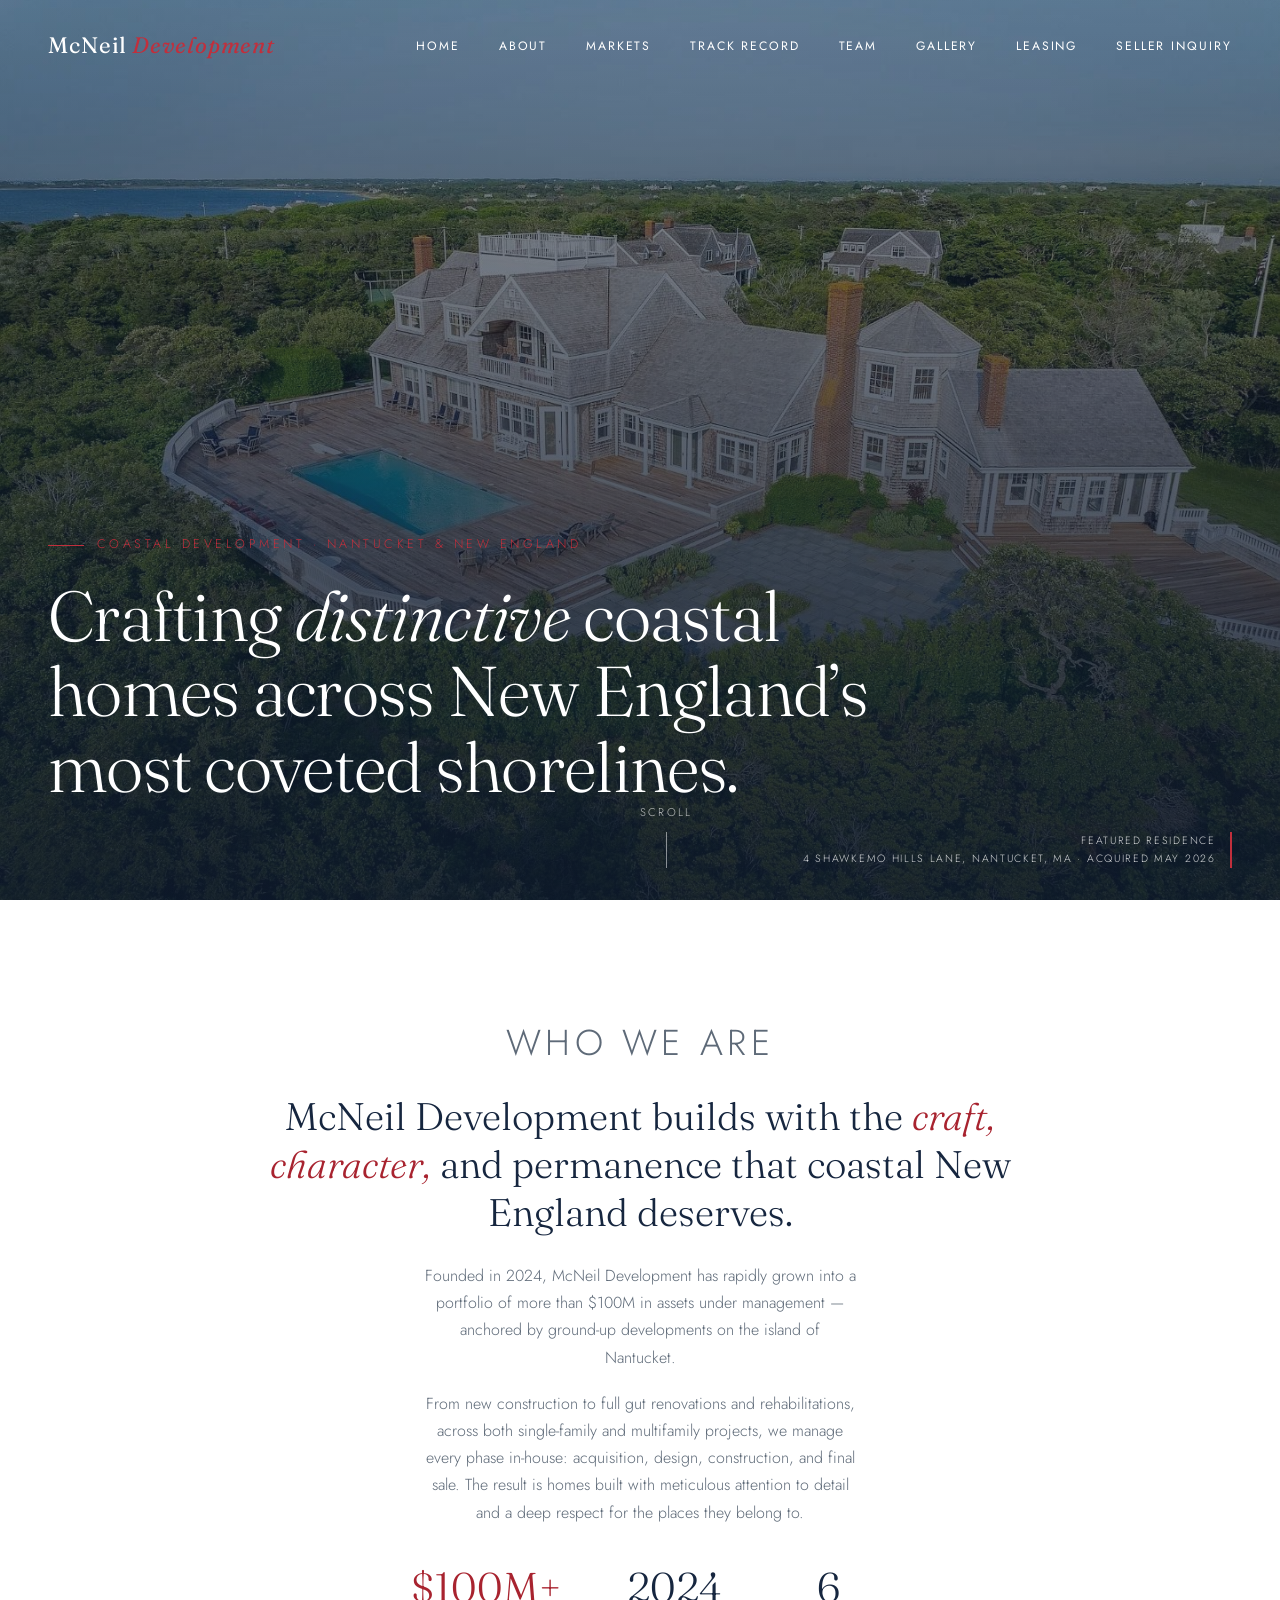
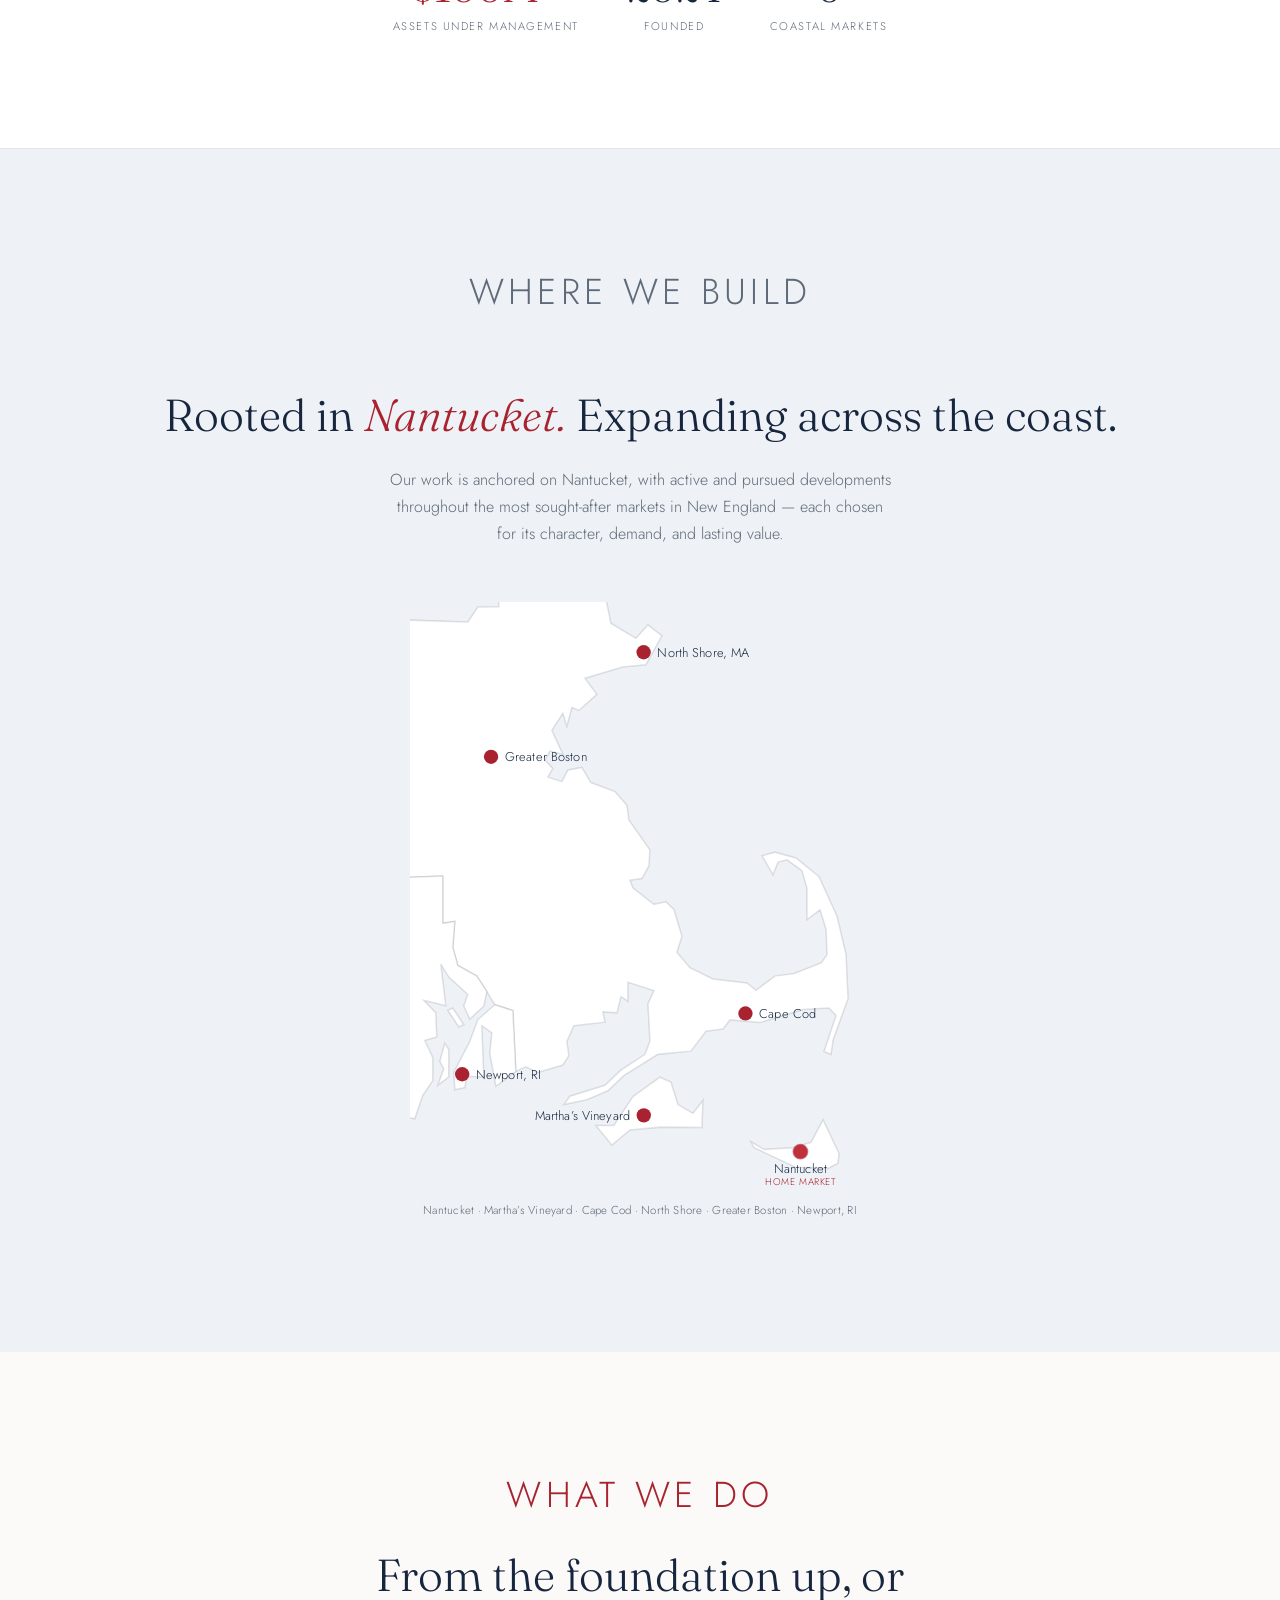
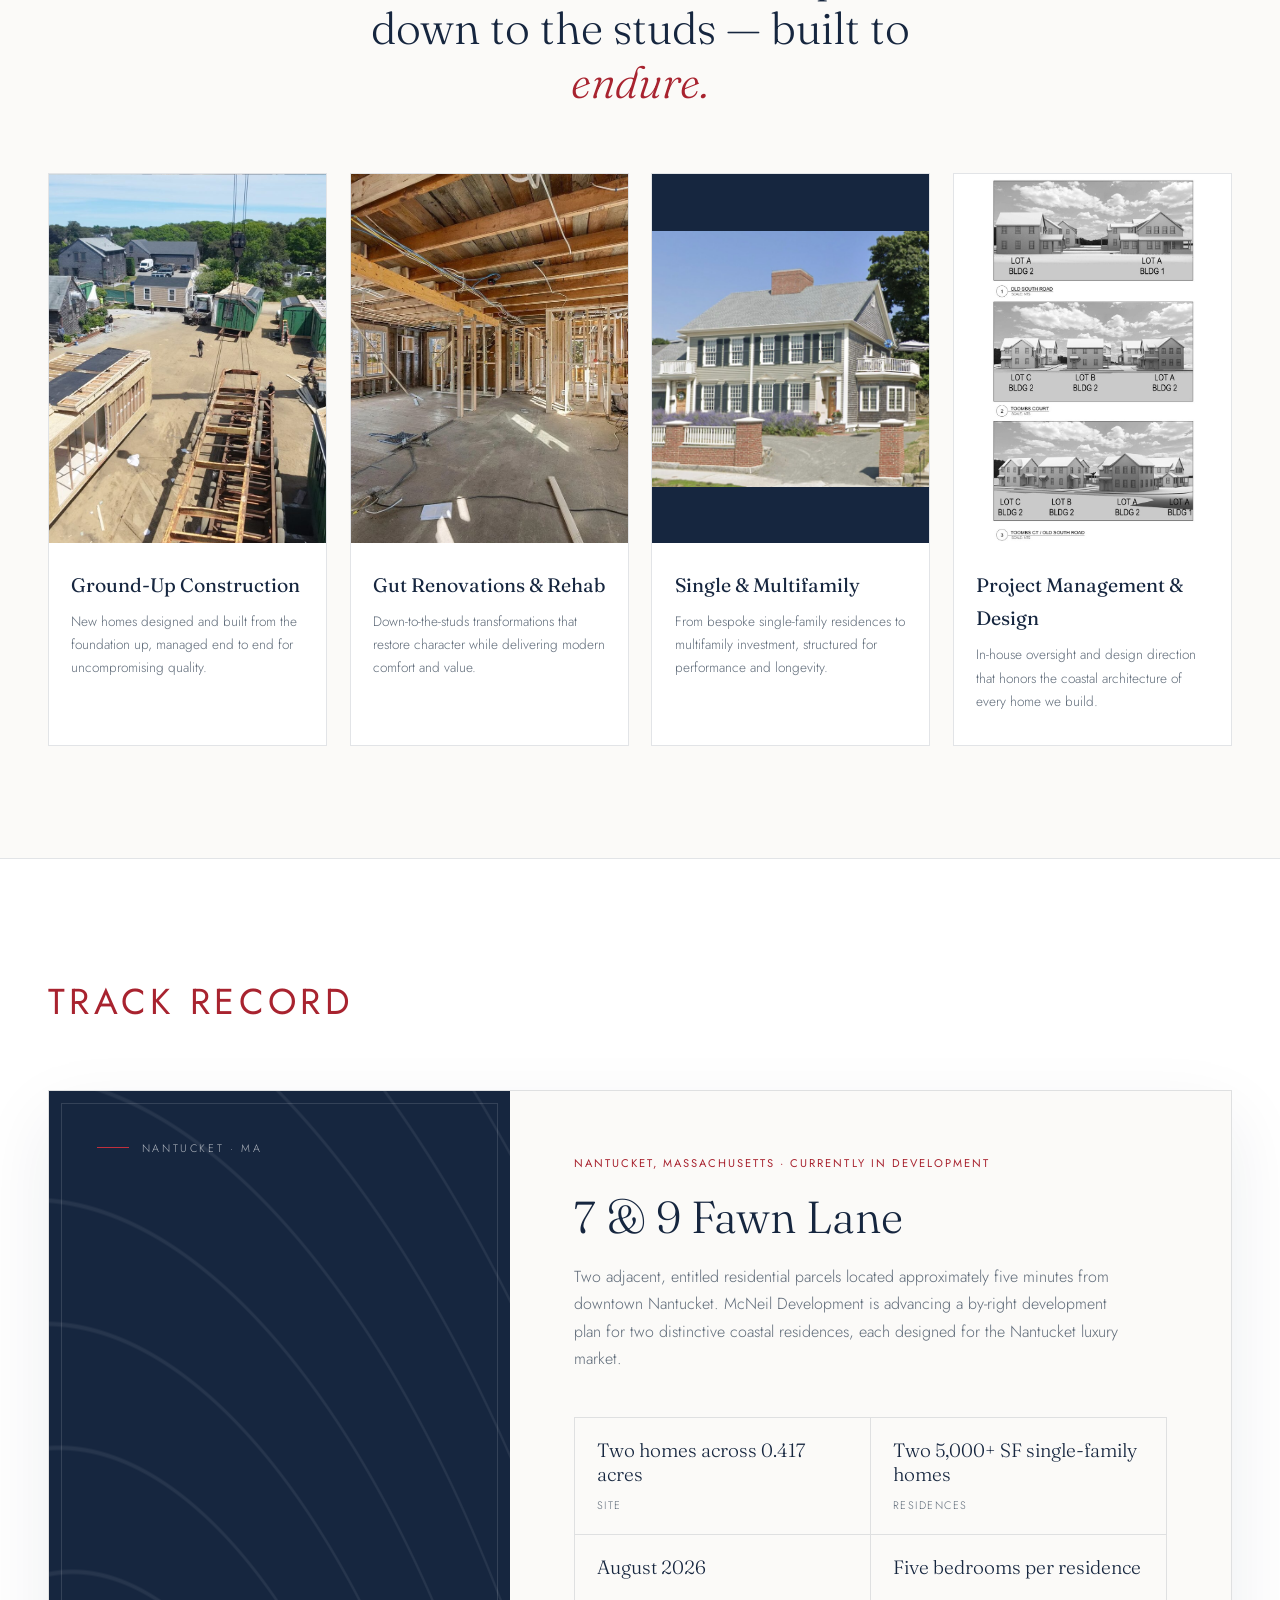
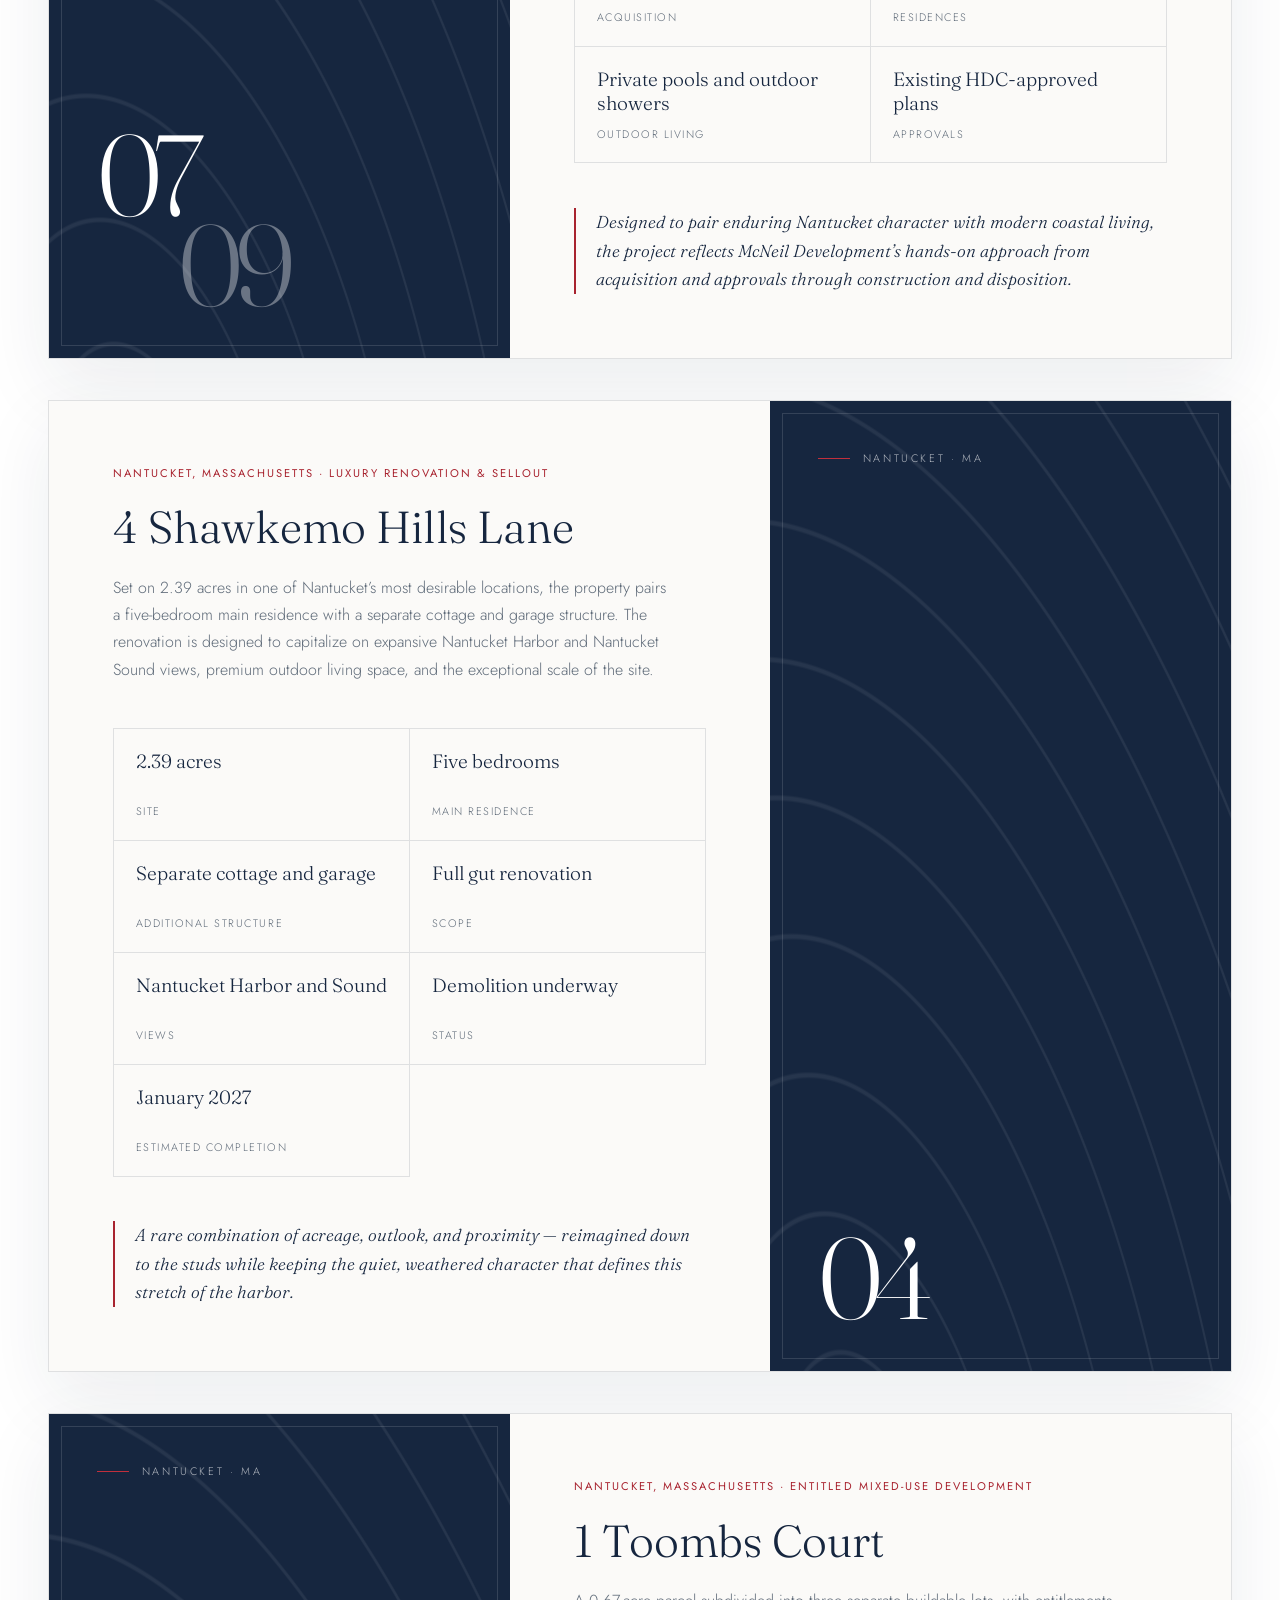
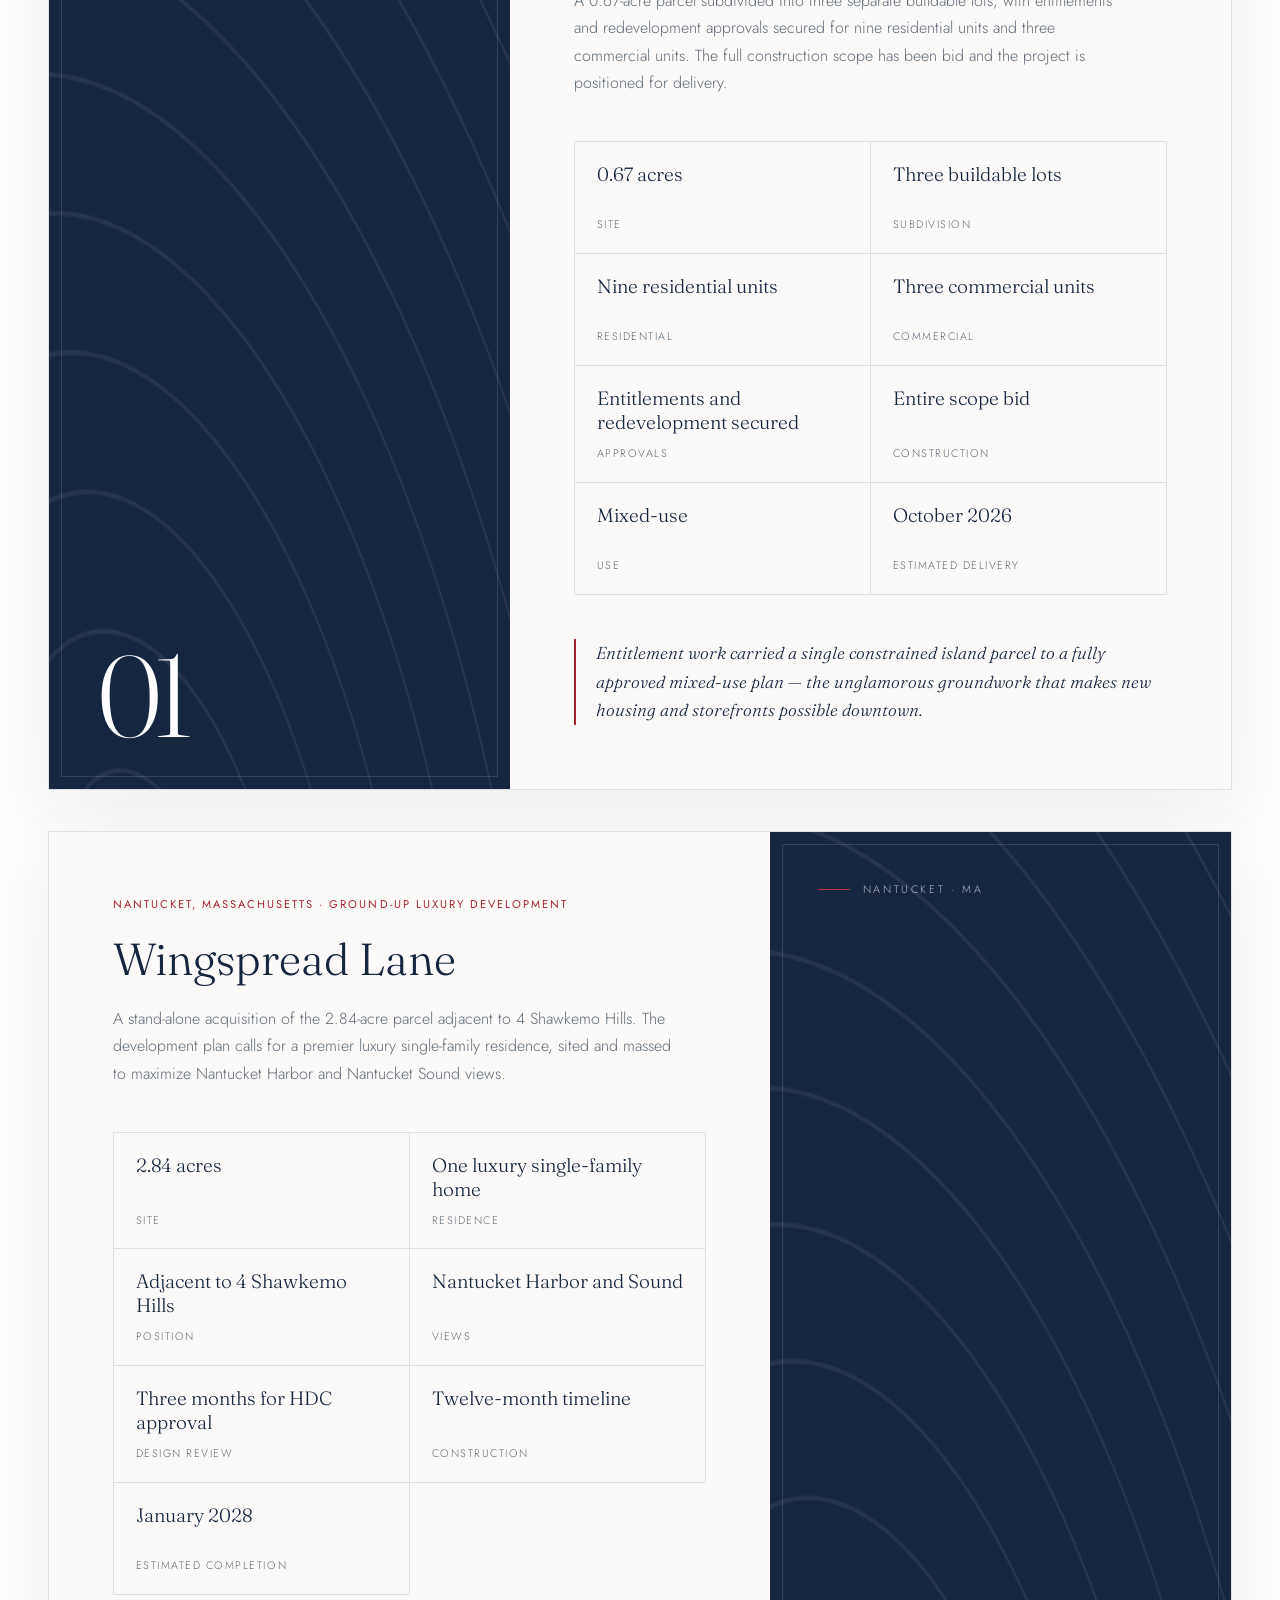
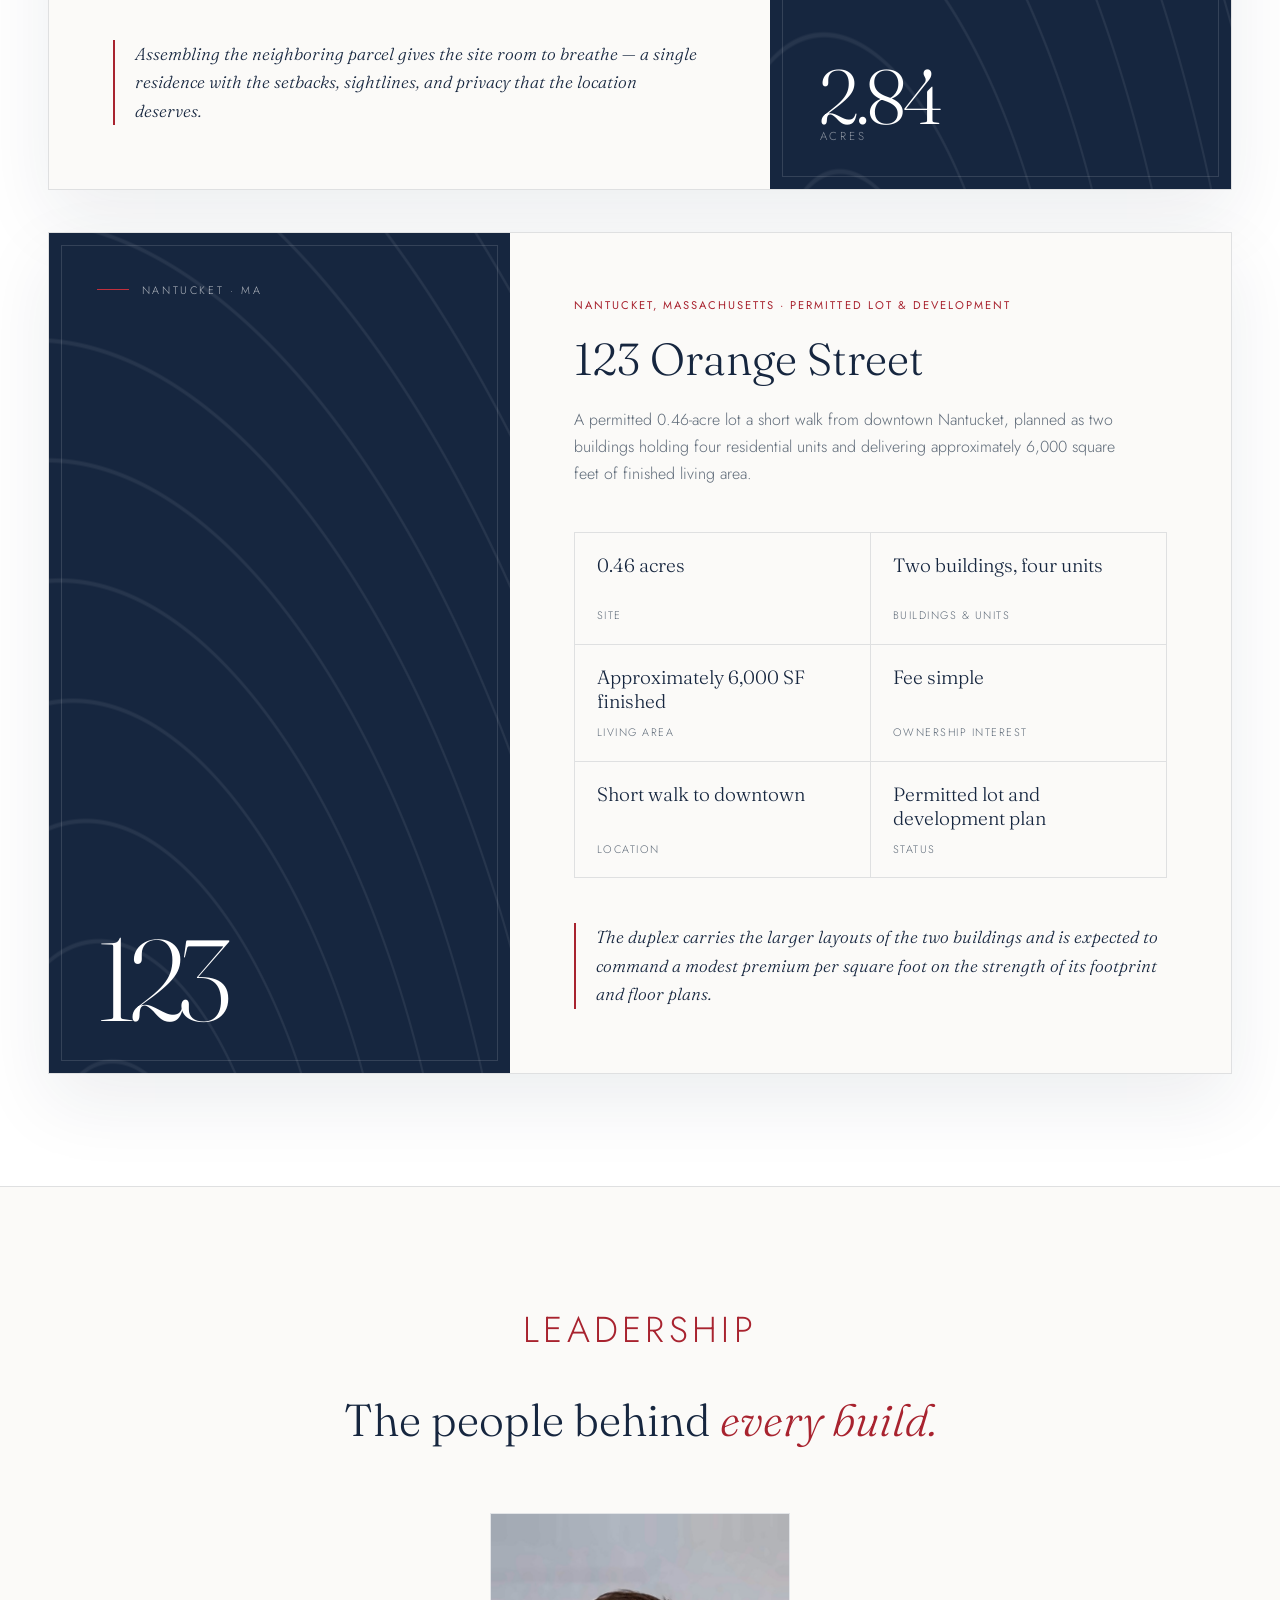
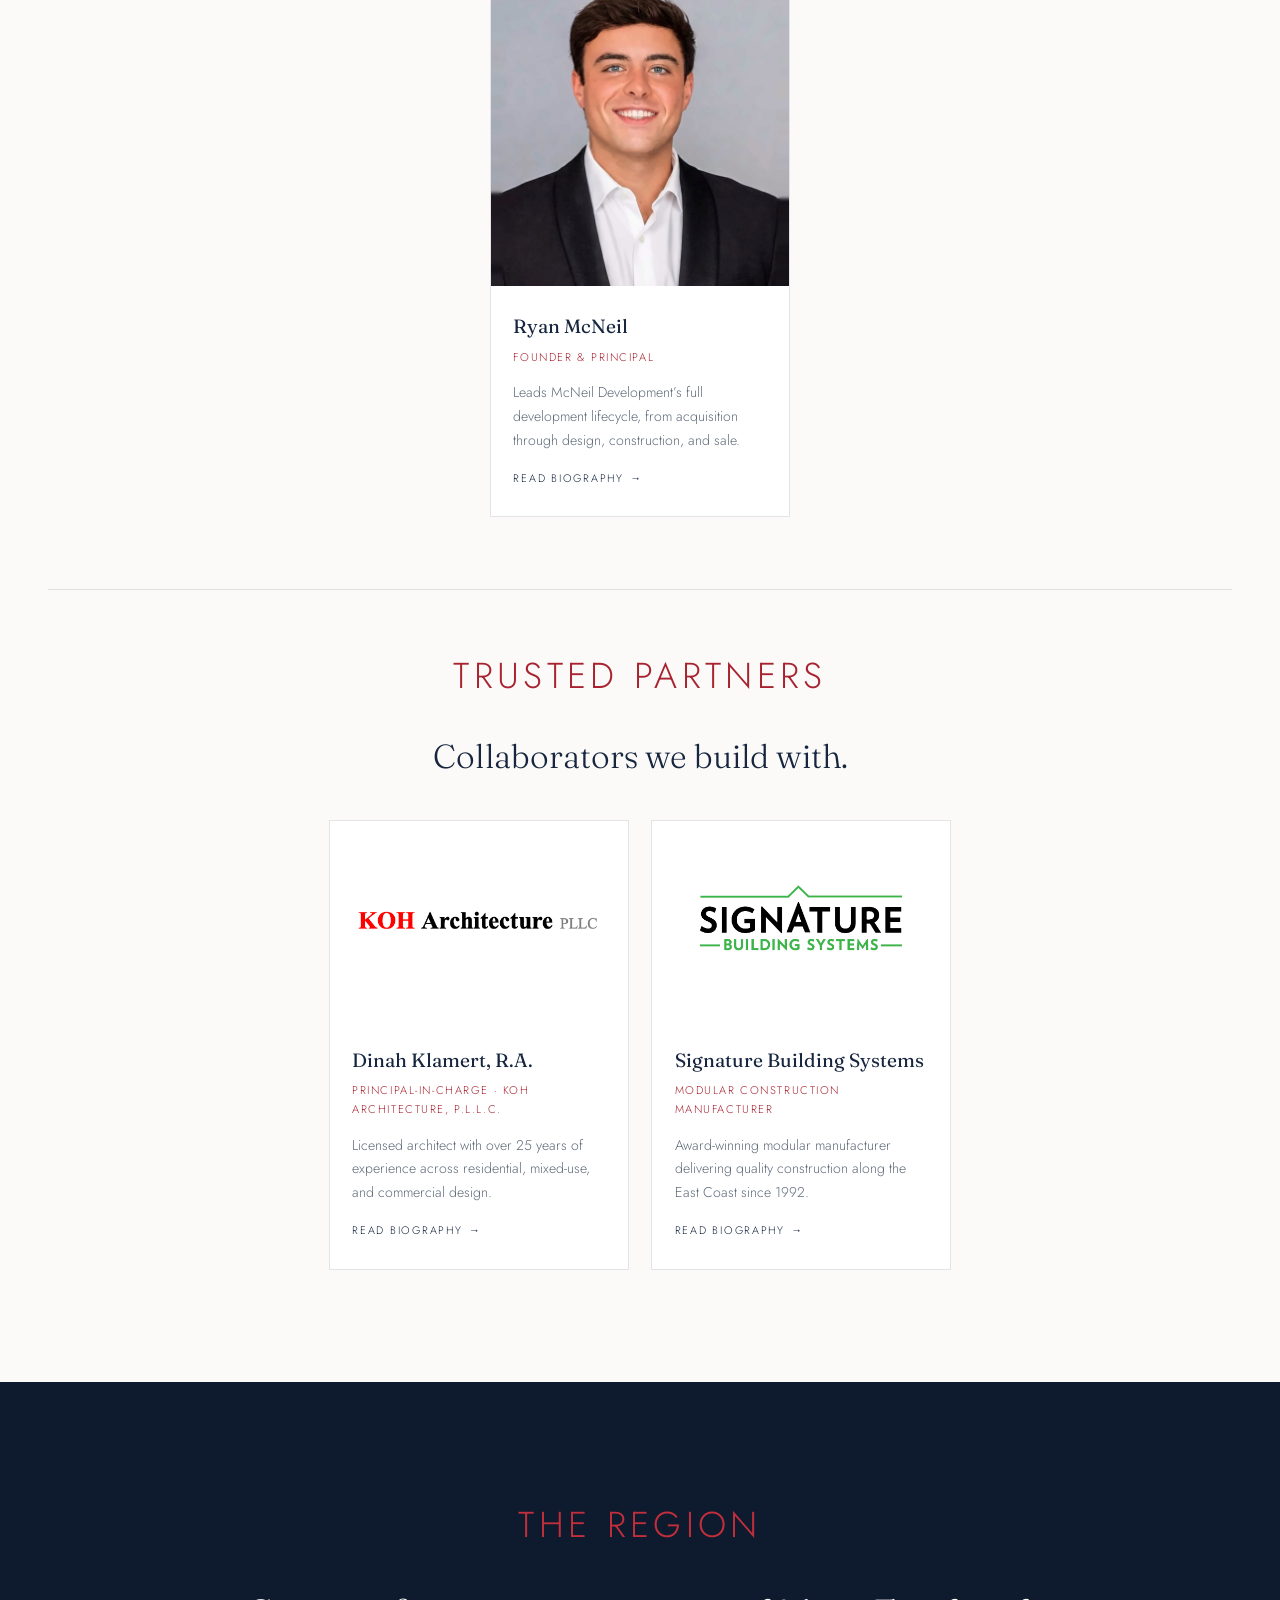
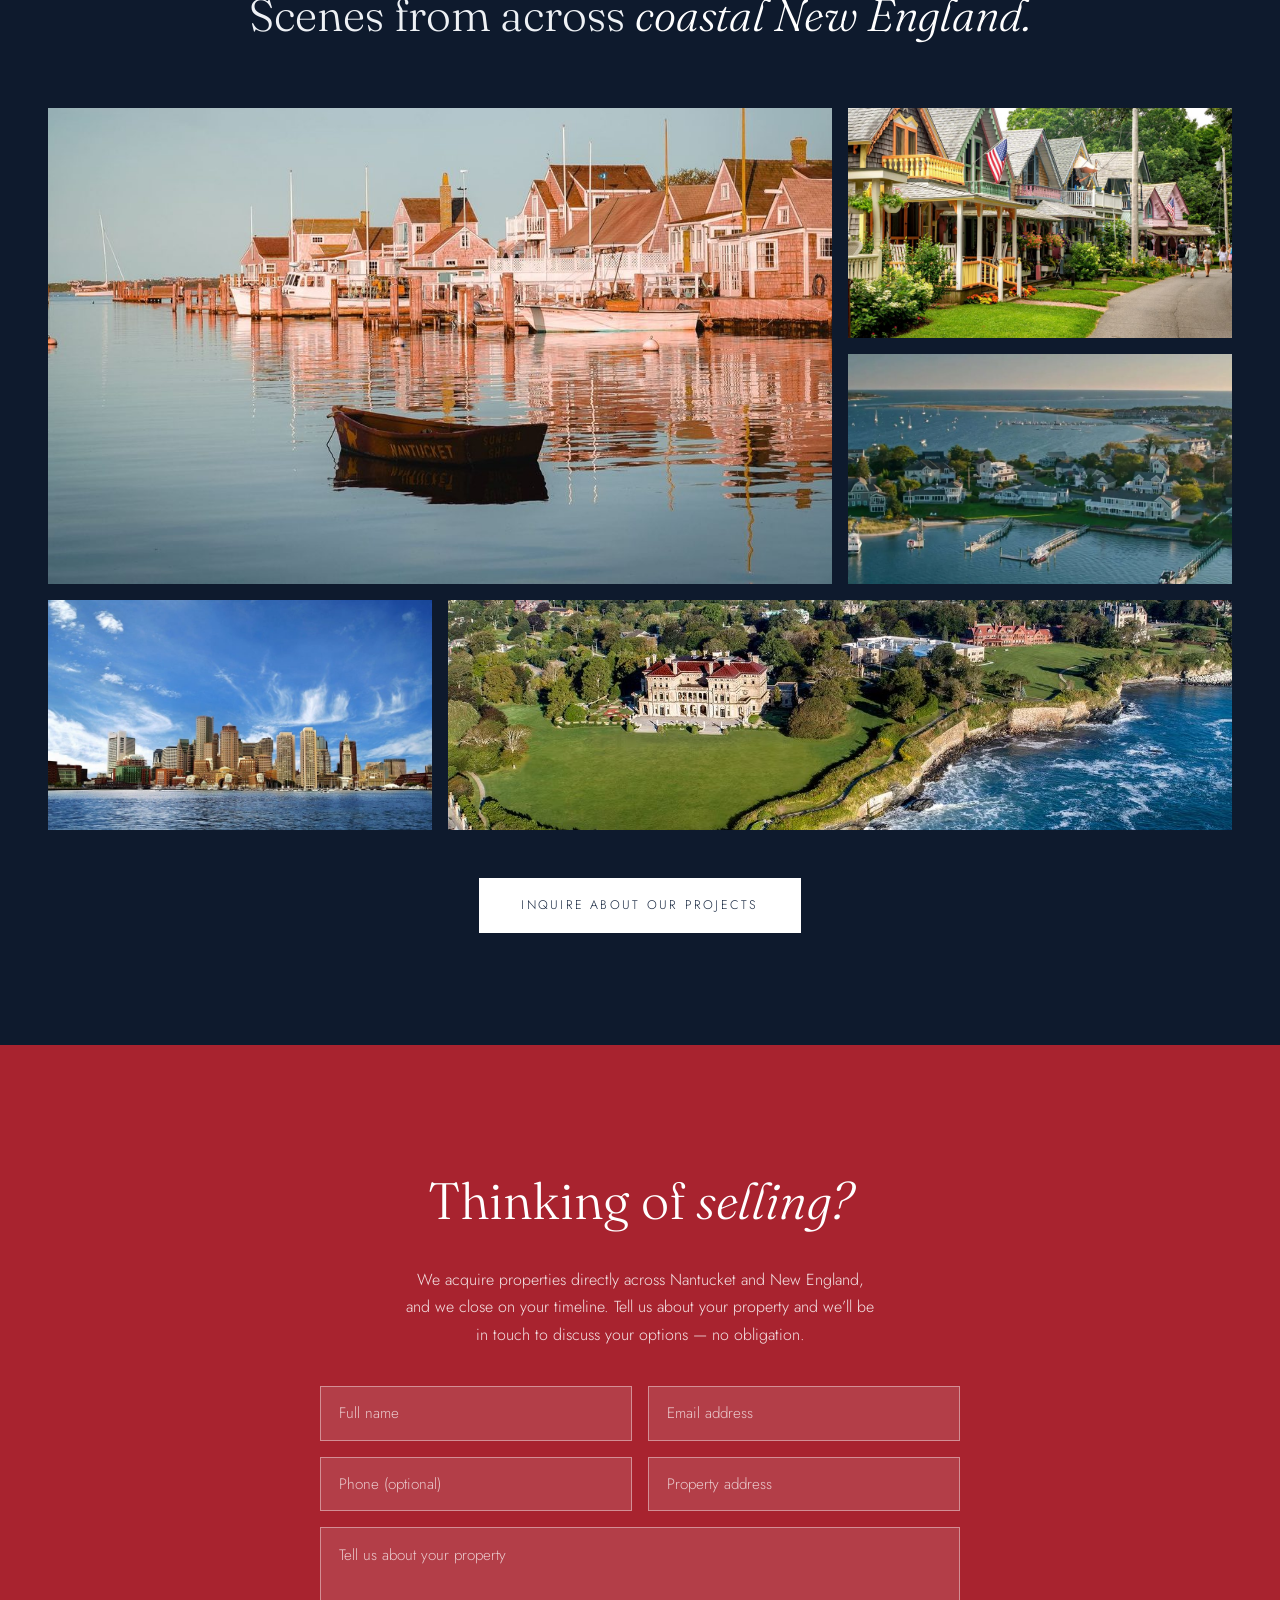
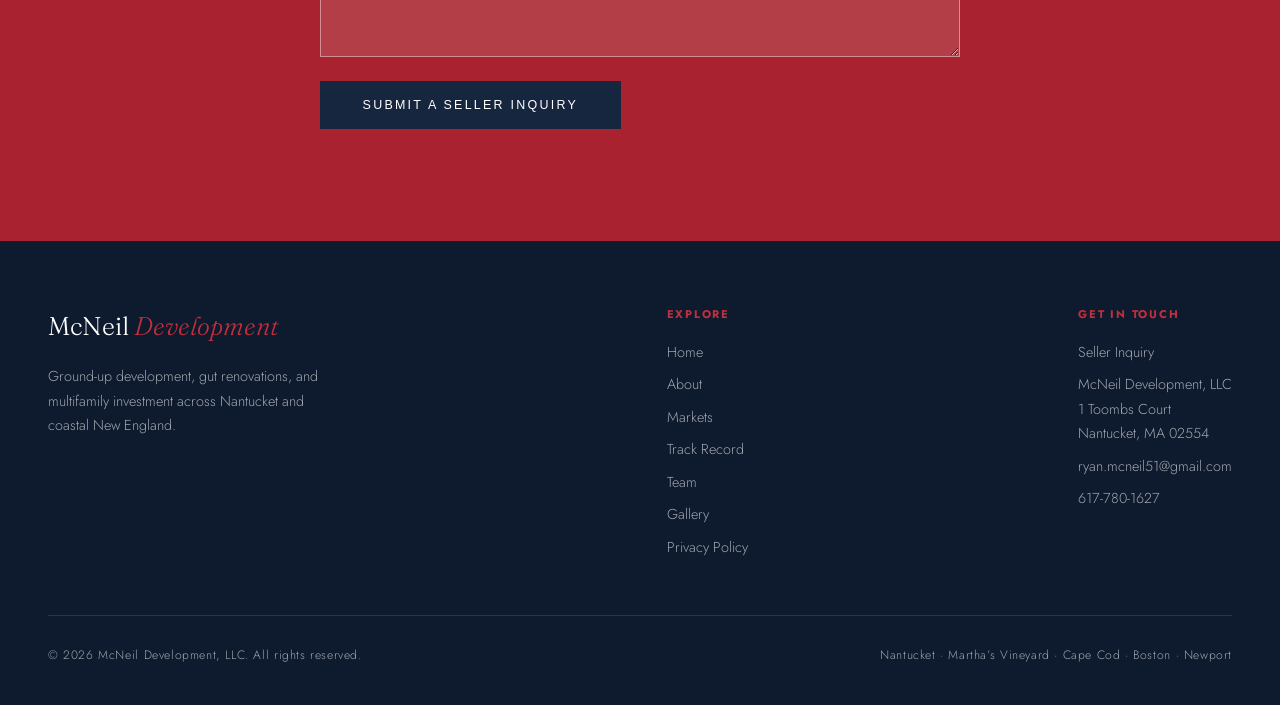
<file: index.html>
<!DOCTYPE html>
<html lang="en">
<head>
<meta charset="UTF-8">
<meta name="viewport" content="width=device-width, initial-scale=1.0">
<title>McNeil Development — Coastal Real Estate Development</title>
<meta name="description" content="McNeil Development builds distinctive coastal homes across New England's most coveted shorelines. Over $100M in assets under management, anchored by ground-up developments on Nantucket.">
<meta name="author" content="McNeil Development, LLC">
<meta name="robots" content="index, follow, max-image-preview:large">
<meta name="theme-color" content="#16263f">
<link rel="canonical" href="https://mcneil-development.com/">

<link rel="icon" href="/favicon.ico" sizes="32x32">
<link rel="icon" href="/favicon.svg" type="image/svg+xml">
<link rel="apple-touch-icon" href="/apple-touch-icon.png">

<meta property="og:type" content="website">
<meta property="og:site_name" content="McNeil Development">
<meta property="og:locale" content="en_US">
<meta property="og:title" content="McNeil Development — Coastal Real Estate Development">
<meta property="og:description" content="McNeil Development builds distinctive coastal homes across New England's most coveted shorelines. Over $100M in assets under management, anchored by ground-up developments on Nantucket.">
<meta property="og:url" content="https://mcneil-development.com/">
<meta property="og:image" content="https://mcneil-development.com/og-image.jpg">
<meta property="og:image:secure_url" content="https://mcneil-development.com/og-image.jpg">
<meta property="og:image:type" content="image/jpeg">
<meta property="og:image:width" content="1200">
<meta property="og:image:height" content="630">
<meta property="og:image:alt" content="Aerial view of a shingle-style coastal residence developed by McNeil Development on Nantucket">
<meta name="twitter:card" content="summary_large_image">
<meta name="twitter:title" content="McNeil Development — Coastal Real Estate Development">
<meta name="twitter:description" content="McNeil Development builds distinctive coastal homes across New England's most coveted shorelines. Over $100M in assets under management, anchored by ground-up developments on Nantucket.">
<meta name="twitter:image" content="https://mcneil-development.com/og-image.jpg">
<meta name="twitter:image:alt" content="Aerial view of a shingle-style coastal residence developed by McNeil Development on Nantucket">

<link rel="preconnect" href="https://fonts.googleapis.com">
<link rel="preconnect" href="https://fonts.gstatic.com" crossorigin>
<link href="https://fonts.googleapis.com/css2?family=Fraunces:ital,opsz,wght@0,9..144,300;0,9..144,400;0,9..144,500;1,9..144,400&family=Jost:wght@300;400;500&display=swap" rel="stylesheet">
<style>
  :root {
    --navy: #16263f;
    --navy-deep: #0e1a2d;
    --red: #a8232f;
    --red-bright: #c12f3c;
    --white: #ffffff;
    --paper: #fbfaf8;
    --cloud: #eef1f5;
    --stone: #5e6a78;
    --line: rgba(22, 38, 63, 0.12);
    --display: 'Fraunces', Georgia, serif;
    --body: 'Jost', sans-serif;
  }
  * { margin: 0; padding: 0; box-sizing: border-box; }
  html { scroll-behavior: smooth; }
  body { font-family: var(--body); background: var(--paper); color: var(--navy); font-weight: 300; line-height: 1.7; -webkit-font-smoothing: antialiased; overflow-x: hidden; }


  /* ---------- NAV ---------- */
  nav { position: fixed; top: 0; left: 0; right: 0; z-index: 100; display: flex; justify-content: space-between; align-items: center; padding: 1.6rem 3rem; transition: all 0.4s ease; background: transparent; }
  nav.scrolled { padding: 0.9rem 3rem; background: rgba(14, 26, 45, 0.95); backdrop-filter: blur(10px); box-shadow: 0 1px 0 rgba(255,255,255,0.06); }
  .logo { font-family: var(--display); font-size: 1.4rem; font-weight: 400; letter-spacing: 0.04em; color: var(--white); text-decoration: none; }
  .logo span { font-style: italic; color: var(--red-bright); }
  .nav-links { display: flex; gap: 2.4rem; list-style: none; }
  .nav-links a { color: var(--white); text-decoration: none; font-size: 0.76rem; letter-spacing: 0.16em; text-transform: uppercase; font-weight: 400; position: relative; padding-bottom: 3px; }
  .nav-links a::after { content: ''; position: absolute; left: 0; bottom: 0; width: 0; height: 2px; background: var(--red-bright); transition: width 0.35s ease; }
  .nav-links a:hover::after { width: 100%; }
  .nav-toggle { display: none; background: none; border: none; color: var(--white); font-size: 1.6rem; line-height: 1; cursor: pointer; padding: 0.25rem; }

  /* ---------- HERO ---------- */
  .hero { height: 100vh; min-height: 640px; position: relative; display: flex; align-items: flex-end; color: var(--white); overflow: hidden; }
  .hero-bg {
    position: absolute; inset: 0;
    background:
      linear-gradient(to bottom, rgba(14,26,45,0.32) 0%, rgba(14,26,45,0.74) 100%),
      url('/assets/hero-nantucket-residence.jpg') center 35%/cover,
      linear-gradient(160deg, #1f3454 0%, #16263f 50%, #0b1525 100%);
    transform: scale(1.05); animation: slowZoom 18s ease-out forwards;
  }
  .hero-bg::after { content: ''; position: absolute; inset: 0; background: linear-gradient(to bottom, rgba(14,26,45,0.10) 0%, rgba(14,26,45,0.55) 100%); }
  @keyframes slowZoom { to { transform: scale(1); } }
  .hero-inner { position: relative; z-index: 2; padding: 0 3rem 6rem; max-width: 1000px; }
  .hero-eyebrow { font-size: 0.78rem; letter-spacing: 0.28em; text-transform: uppercase; color: var(--red-bright); margin-bottom: 1.4rem; opacity: 0; animation: rise 1s ease 0.3s forwards; display: flex; align-items: center; gap: 0.8rem; }
  .hero-eyebrow::before { content: ''; width: 36px; height: 1px; background: var(--red-bright); }
  .hero h1 { font-family: var(--display); font-weight: 300; font-size: clamp(2.4rem, 5.5vw, 4.8rem); line-height: 1.07; letter-spacing: -0.01em; opacity: 0; animation: rise 1.1s ease 0.5s forwards; }
  .hero h1 em { font-style: italic; color: var(--white); }
  .scroll-cue { position: absolute; bottom: 2rem; left: 50%; transform: translateX(-50%); z-index: 2; font-size: 0.7rem; letter-spacing: 0.2em; text-transform: uppercase; color: rgba(255,255,255,0.7); opacity: 0; animation: rise 1s ease 1.2s forwards; }
  .scroll-cue::after { content: ''; display: block; width: 1px; height: 36px; background: rgba(255,255,255,0.5); margin: 0.6rem auto 0; animation: pulse 2s ease-in-out infinite; }
  @keyframes rise { from { opacity: 0; transform: translateY(28px); } to { opacity: 1; transform: translateY(0); } }
  @keyframes pulse { 0%,100% { transform: scaleY(0.4); opacity: 0.4; } 50% { transform: scaleY(1); opacity: 1; } }

  /* ---------- SECTION SHELL ---------- */
  section { padding: 7rem 3rem; }
  .eyebrow { font-size: 2.25rem; letter-spacing: 0.12em; text-transform: uppercase; color: var(--red); margin-bottom: 1.4rem; }
  .reveal { opacity: 0; transform: translateY(36px); transition: opacity 1s ease, transform 1s ease; }
  .reveal.in { opacity: 1; transform: translateY(0); }

  /* ---------- INTRO ---------- */
  .intro { background: var(--white); border-bottom: 1px solid var(--line); text-align: center; }
  .intro-grid { max-width: 820px; margin: 0 auto; }
  .intro h2 { font-family: var(--display); font-weight: 300; font-size: clamp(1.8rem, 3vw, 2.8rem); line-height: 1.25; margin-bottom: 1.6rem; }
  .intro h2 em { font-style: italic; color: var(--red); }
  .intro p { color: var(--stone); margin: 0 auto 1.2rem; max-width: 48ch; }
  .stat-row { display: flex; justify-content: center; gap: 3rem; margin-top: 2.6rem; flex-wrap: wrap; }
  .stat .num { font-family: var(--display); font-size: 2.6rem; color: var(--navy); line-height: 1; }
  .stat .num span { color: var(--red); }
  .stat .lbl { font-size: 0.7rem; letter-spacing: 0.14em; text-transform: uppercase; color: var(--stone); margin-top: 0.5rem; }

  /* ---------- MARKETS ---------- */
  .markets { background: var(--cloud); text-align: center; }
  .markets .eyebrow { display: inline-block; }
  .markets h2 { font-family: var(--display); font-weight: 300; font-size: clamp(1.9rem,3.5vw,2.9rem); margin-bottom: 0.8rem; }
  .markets h2 em { font-style: italic; color: var(--red); }
  .markets > p { color: var(--stone); max-width: 56ch; margin: 0 auto 3.4rem; }
  .market-map { max-width: 460px; margin: 0 auto 1.2rem; }
  .market-map svg { width: 100%; height: auto; display: block; }
  .map-land { fill: var(--white); stroke: var(--line); stroke-width: 3; }
  .map-pin .dot { fill: var(--red); }
  .map-pin .ring { fill: none; stroke: var(--red); stroke-width: 3; opacity: 0.55; transform-origin: center; animation: pinPulse 2.2s ease-out infinite; }
  .map-pin .lbl { font-family: var(--body); font-size: 25px; letter-spacing: 0.01em; fill: var(--navy); }
  .map-pin .lbl.home-tag { font-size: 19px; letter-spacing: 0.06em; text-transform: uppercase; fill: var(--red); }
  .map-pin.home .dot { fill: var(--red-bright); }
  @keyframes pinPulse { 0% { r: 14; opacity: 0.55; } 100% { r: 34; opacity: 0; } }
  .map-caption { font-size: 0.72rem; color: var(--stone); text-align: center; margin: 0 auto; max-width: 460px; letter-spacing: 0.02em; }

  /* ---------- SERVICES ---------- */
  .services { background: var(--paper); text-align: center; }
  .services .eyebrow { display: inline-block; }
  .services > h2 { font-family: var(--display); font-weight: 300; font-size: clamp(1.9rem, 3.5vw, 2.9rem); max-width: 20ch; margin: 0 auto 4rem; line-height: 1.2; }
  .services > h2 em { font-style: italic; color: var(--red); }
  .svc-grid { max-width: 1200px; margin: 0 auto; display: grid; grid-template-columns: repeat(4, 1fr); gap: 1.4rem; text-align: left; }
  .svc-card { background: var(--white); overflow: hidden; border: 1px solid var(--line); transition: transform 0.5s ease, box-shadow 0.5s ease; }
  .svc-card:hover { transform: translateY(-8px); box-shadow: 0 24px 48px rgba(22,38,63,0.14); }
  .svc-card .img { aspect-ratio: 3/4; }
  .svc-card .body { padding: 1.6rem 1.4rem 2rem; }
  .svc-card h3 { font-family: var(--display); font-weight: 400; font-size: 1.22rem; margin-bottom: 0.5rem; }
  .svc-card p { font-size: 0.85rem; color: var(--stone); }

  /* ---------- TRACK RECORD ---------- */
  .track-record { background: var(--white); border-top: 1px solid var(--line); }
  .record-intro { max-width: 1200px; margin: 0 auto 3.6rem; }
  .record-intro h2 { font-family: var(--body); font-weight: 400; margin-bottom: 0; }
  .record-project { max-width: 1200px; margin: 0 auto; display: grid; grid-template-columns: minmax(280px, 0.78fr) minmax(0, 1.22fr); background: var(--paper); border: 1px solid var(--line); box-shadow: 0 28px 70px rgba(22,38,63,0.08); }
  .record-project + .record-project { margin-top: 2.6rem; }
  .record-project.flip { grid-template-columns: minmax(0, 1.22fr) minmax(280px, 0.78fr); }
  .record-project.flip .record-visual { grid-column: 2; grid-row: 1; }
  .record-project.flip .record-body { grid-column: 1; grid-row: 1; }
  .record-visual { min-height: 100%; position: relative; overflow: hidden; background: var(--navy); color: var(--white); isolation: isolate; }
  .record-visual::before { content: ''; position: absolute; inset: -12%; z-index: -2; background: repeating-radial-gradient(ellipse at 10% 105%, transparent 0 32px, rgba(255,255,255,0.07) 33px 34px, transparent 35px 57px); transform: rotate(-8deg); }
  .record-visual::after { content: ''; position: absolute; inset: 12px; z-index: -1; border: 1px solid rgba(255,255,255,0.13); }
  .record-marker { min-height: 100%; padding: 3rem; display: flex; flex-direction: column; justify-content: space-between; gap: 8rem; }
  .record-kicker { display: flex; align-items: center; gap: 0.8rem; font-size: 0.68rem; letter-spacing: 0.24em; text-transform: uppercase; color: rgba(255,255,255,0.68); }
  .record-kicker::before { content: ''; width: 32px; height: 1px; background: var(--red-bright); }
  .record-address { font-family: var(--display); font-size: clamp(4.8rem, 9vw, 7.5rem); font-weight: 300; letter-spacing: -0.07em; line-height: 0.78; }
  .record-address span { display: block; margin-left: 0.7em; color: rgba(255,255,255,0.36); }
  .record-address.is-figure { font-size: clamp(3.4rem, 6vw, 5.4rem); letter-spacing: -0.04em; line-height: 0.9; }
  .record-address .record-unit { display: block; margin-left: 0.15em; font-family: var(--body); font-size: 0.72rem; font-weight: 300; letter-spacing: 0.24em; text-transform: uppercase; color: rgba(255,255,255,0.5); }
  .record-body { padding: clamp(2.4rem, 5vw, 4.5rem); }
  .record-label { color: var(--red); font-size: 0.7rem; font-weight: 400; letter-spacing: 0.18em; line-height: 1.6; text-transform: uppercase; margin-bottom: 1.2rem; }
  .record-body h3 { font-family: var(--display); font-size: clamp(2rem, 3.5vw, 3rem); font-weight: 300; line-height: 1.1; margin-bottom: 1.4rem; }
  .record-summary { color: var(--stone); font-size: 1rem; max-width: 62ch; }
  .record-facts { margin: 2.8rem 0; display: grid; grid-template-columns: repeat(2, minmax(0, 1fr)); border-top: 1px solid var(--line); border-left: 1px solid var(--line); }
  .record-fact { min-height: 112px; padding: 1.25rem 1.35rem; border-right: 1px solid var(--line); border-bottom: 1px solid var(--line); display: flex; flex-direction: column; justify-content: space-between; gap: 0.75rem; }
  .record-fact dt { order: 2; color: var(--stone); font-size: 0.68rem; letter-spacing: 0.14em; line-height: 1.45; text-transform: uppercase; }
  .record-fact dd { order: 1; font-family: var(--display); font-size: 1.2rem; line-height: 1.25; color: var(--navy); }
  .record-close { max-width: 64ch; padding-left: 1.25rem; border-left: 2px solid var(--red); color: var(--navy); font-family: var(--display); font-size: 1.08rem; font-style: italic; line-height: 1.65; }

  /* ---------- TEAM ---------- */
  .team { background: var(--paper); border-top: 1px solid var(--line); text-align: center; }
  .team .eyebrow { display: inline-block; }
  .team > h2 { font-family: var(--display); font-weight: 300; font-size: clamp(1.9rem, 3.5vw, 2.9rem); margin-bottom: 3.4rem; }
  .team > h2 em { font-style: italic; color: var(--red); }
  .team-grid { max-width: 1200px; margin: 0 auto; display: grid; grid-template-columns: repeat(auto-fit, minmax(240px, 300px)); justify-content: center; gap: 1.4rem; text-align: left; }
  .team-card { display: block; width: 100%; background: var(--white); border: 1px solid var(--line); overflow: hidden; cursor: pointer; font: inherit; color: inherit; text-align: left; padding: 0; transition: transform 0.5s ease, box-shadow 0.5s ease; }
  .team-card:hover { transform: translateY(-8px); box-shadow: 0 24px 48px rgba(22,38,63,0.14); }
  .team-card:focus-visible { outline: 2px solid var(--red); outline-offset: 2px; }
  .team-card .img { aspect-ratio: 4/5; }
  .team-card .img.logo-card { aspect-ratio: 3/2; background: var(--white); display: flex; align-items: center; justify-content: center; padding: 1.7rem; }
  .team-card .img.logo-card img { max-width: 100%; max-height: 100%; object-fit: contain; }
  .team-card .body { padding: 1.5rem 1.4rem 1.8rem; }
  .team-card .tc-name { font-family: var(--display); font-weight: 400; font-size: 1.2rem; margin-bottom: 0.3rem; }
  .team-card .tc-role { font-size: 0.7rem; letter-spacing: 0.14em; text-transform: uppercase; color: var(--red); margin-bottom: 0.9rem; }
  .team-card .tc-headline { font-size: 0.88rem; color: var(--stone); }
  .team-card .tc-more { margin-top: 1rem; font-size: 0.68rem; letter-spacing: 0.16em; text-transform: uppercase; color: var(--navy); }
  .team-card .tc-more::after { content: '\2192'; margin-left: 0.4rem; }

  .partners { max-width: 1200px; margin: 4.5rem auto 0; padding-top: 3.4rem; border-top: 1px solid var(--line); }
  .partners h3 { font-family: var(--display); font-weight: 300; font-size: clamp(1.5rem, 2.6vw, 2.1rem); margin-bottom: 2.2rem; }

  /* ---------- BIO MODAL ---------- */
  .bio-modal[hidden] { display: none; }
  .bio-modal { position: fixed; inset: 0; z-index: 200; display: flex; align-items: center; justify-content: center; padding: 2rem; }
  .bio-modal-backdrop { position: absolute; inset: 0; background: rgba(14,26,45,0.72); backdrop-filter: blur(2px); }
  .bio-modal-panel { position: relative; background: var(--white); max-width: 640px; width: 100%; max-height: 88vh; overflow-y: auto; text-align: left; box-shadow: 0 40px 90px rgba(0,0,0,0.35); }
  .bio-modal-body { padding: 2.8rem 2.4rem 2.4rem; }
  .bio-modal-media { margin-bottom: 1.6rem; min-height: 104px; display: flex; align-items: center; }
  .bio-modal-avatar { width: 104px; height: 104px; border-radius: 50%; background-size: cover; background-position: center 18%; border: 1px solid var(--line); }
  .bio-modal-logo-img { max-height: 52px; max-width: 240px; width: auto; height: auto; object-fit: contain; display: block; }
  .bio-modal-eyebrow { color: var(--red); font-size: 0.7rem; letter-spacing: 0.16em; text-transform: uppercase; margin-bottom: 0.6rem; }
  .bio-modal-body h3 { font-family: var(--display); font-weight: 300; font-size: 1.7rem; margin-bottom: 1.3rem; }
  .bio-modal-body p { color: var(--stone); font-size: 0.92rem; margin-bottom: 1rem; }
  .bio-modal-close { position: absolute; top: 0.7rem; right: 0.8rem; width: 34px; height: 34px; border: 1px solid var(--line); background: var(--white); color: var(--navy); cursor: pointer; font-size: 1.2rem; line-height: 1; z-index: 2; }
  .bio-modal-close:hover { background: var(--navy); color: var(--white); border-color: var(--navy); }

  /* ---------- GALLERY ---------- */
  .gallery { background: var(--navy-deep); color: var(--cloud); text-align: center; }
  .gallery .eyebrow { color: var(--red-bright); display: inline-block; }
  .gallery > h2 { font-family: var(--display); font-weight: 300; font-size: clamp(1.9rem,3.5vw,2.9rem); margin-bottom: 3.4rem; }
  .gallery > h2 em { font-style: italic; color: var(--white); }
  .gal-grid { max-width: 1200px; margin: 0 auto 3rem; display: grid; grid-template-columns: repeat(3, 1fr); grid-auto-rows: 230px; gap: 1rem; }
  .gal-item { position: relative; overflow: hidden; }
  .gal-item.tall { grid-row: span 2; }
  .gal-item.wide { grid-column: span 2; }
  .gal-item.feature { grid-column: span 2; grid-row: span 2; }
  .gal-item.full { grid-column: 1 / -1; }
  .gal-brand { background: var(--navy); display: flex; align-items: center; justify-content: center; text-align: center; }
  .gal-brand .gb { padding: 1.2rem; }
  .gal-brand .gb-name { font-family: var(--display); font-weight: 300; font-size: 1.55rem; color: #fff; line-height: 1.12; }
  .gal-brand .gb-name span { font-style: italic; color: var(--red-bright); }
  .gal-brand .gb-rule { width: 34px; height: 2px; background: var(--red-bright); margin: 0.9rem auto; }
  .gal-brand .gb-sub { font-size: 0.6rem; letter-spacing: 0.22em; text-transform: uppercase; color: rgba(255,255,255,0.6); }

  /* ---------- CTA ---------- */
  .cta { background: var(--red); color: var(--white); text-align: center; }
  .cta h2 { font-family: var(--display); font-weight: 300; font-size: clamp(2rem,4vw,3.2rem); margin-bottom: 1.4rem; }
  .cta h2 em { font-style: italic; }
  .cta p { color: rgba(255,255,255,0.88); max-width: 52ch; margin: 0 auto 2.4rem; }
  .btn { display: inline-block; padding: 1rem 2.6rem; background: var(--white); color: var(--navy); text-decoration: none; font-size: 0.78rem; letter-spacing: 0.18em; text-transform: uppercase; transition: all 0.4s ease; border: 1px solid var(--white); }
  .btn:hover { background: transparent; color: var(--white); }
  .btn.dark { background: var(--navy); color: var(--white); border-color: var(--navy); }
  .btn.dark:hover { background: var(--red); border-color: var(--red); }

  /* ---------- INQUIRY FORM ---------- */
  .inquiry-form { max-width: 640px; margin: 0 auto; text-align: left; }
  .inquiry-form .hp { position: absolute; left: -9999px; }
  .inquiry-form .field-row { display: flex; gap: 1rem; margin-bottom: 1rem; flex-wrap: wrap; }
  .inquiry-form .field-row > * { flex: 1; min-width: 220px; }
  .inquiry-form input, .inquiry-form textarea {
    width: 100%; padding: 0.95rem 1.1rem; font-family: var(--body); font-size: 0.95rem; font-weight: 300;
    background: rgba(255,255,255,0.12); border: 1px solid rgba(255,255,255,0.42); color: var(--white);
    border-radius: 0; transition: border-color 0.3s ease, background 0.3s ease;
  }
  .inquiry-form input::placeholder, .inquiry-form textarea::placeholder { color: rgba(255,255,255,0.72); }
  .inquiry-form input:focus, .inquiry-form textarea:focus { outline: none; border-color: var(--white); background: rgba(255,255,255,0.18); }
  .inquiry-form textarea { display: block; margin-bottom: 1.5rem; resize: vertical; line-height: 1.6; }
  .inquiry-form button.btn { cursor: pointer; }
  .inquiry-form button.btn:disabled { opacity: 0.6; cursor: default; }
  .form-status { max-width: 640px; margin: 1.6rem auto 0; font-size: 1rem; color: var(--white); }

  /* ---------- FOOTER ---------- */
  footer { background: var(--navy-deep); color: rgba(238,241,245,0.65); padding: 4rem 3rem 2.5rem; }
  .foot-grid { max-width: 1200px; margin: 0 auto; display: flex; justify-content: space-between; flex-wrap: wrap; gap: 2.5rem; padding-bottom: 3rem; border-bottom: 1px solid rgba(238,241,245,0.12); }
  .foot-logo { font-family: var(--display); font-size: 1.6rem; color: var(--white); }
  .foot-logo span { font-style: italic; color: var(--red-bright); }
  .foot-col { max-width: 32ch; }
  .foot-col h4 { font-size: 0.7rem; letter-spacing: 0.16em; text-transform: uppercase; color: var(--red-bright); margin-bottom: 1rem; }
  .foot-col a, .foot-col p { display: block; color: rgba(238,241,245,0.65); text-decoration: none; font-size: 0.9rem; margin-bottom: 0.5rem; }
  .foot-col address { font-style: normal; color: rgba(238,241,245,0.65); font-size: 0.9rem; line-height: 1.7; margin-bottom: 0.5rem; }
  .foot-col a:hover { color: var(--white); }
  .foot-bottom { max-width: 1200px; margin: 0 auto; padding-top: 1.8rem; display: flex; justify-content: space-between; font-size: 0.76rem; letter-spacing: 0.05em; flex-wrap: wrap; gap: 1rem; }

  @media (max-width: 1100px) {
    .nav-links { gap: 1.25rem; }
  }
  @media (max-width: 900px) {
    nav { padding: 1.2rem 1.5rem; } nav.scrolled { padding: 0.9rem 1.5rem; }
    .nav-links { display: none; }
    .nav-toggle { display: block; }
    nav.menu-open { background: rgb(14, 26, 45); }
    nav.menu-open .nav-links { display: flex; flex-direction: column; position: fixed; inset: 0; top: 64px; background: rgb(14, 26, 45); padding: 2.5rem 1.5rem; gap: 1.6rem; z-index: 99; }
    nav.menu-open .nav-links a { font-size: 1rem; }
    section { padding: 4.5rem 1.5rem; }
    .hero-inner { padding: 0 1.5rem 5.5rem; }
    .intro-grid { grid-template-columns: 1fr; gap: 2.5rem; }
    .svc-grid { grid-template-columns: repeat(2, 1fr); }
    .record-project, .record-project.flip { grid-template-columns: 1fr; }
    .record-project.flip .record-visual { grid-column: 1; grid-row: 1; }
    .record-project.flip .record-body { grid-column: 1; grid-row: 2; }
    .record-visual { min-height: 330px; }
    .record-marker { padding: 2rem; gap: 4rem; }
    .gal-grid { grid-template-columns: repeat(2, 1fr); grid-auto-rows: 170px; }
    .gal-item.wide { grid-column: span 1; }
    .stat-row { gap: 1.8rem; }
  }
  @media (max-width: 540px) {
    .eyebrow { font-size: 1.5rem; }
    .svc-grid { grid-template-columns: 1fr; }
    .record-intro { margin-bottom: 2.2rem; }
    .record-project + .record-project { margin-top: 1.8rem; }
    .record-visual { min-height: 280px; }
    .record-address { font-size: 4.6rem; }
    .record-address.is-figure { font-size: 3.4rem; }
    .record-body { padding: 2rem 1.25rem 2.4rem; }
    .record-facts { grid-template-columns: 1fr; }
    .record-fact { min-height: 94px; }
    .gal-grid { grid-auto-rows: 140px; gap: 0.6rem; }
  }
  .hero-caption {
    position: absolute; right: 3rem; bottom: 2rem; z-index: 2;
    font-size: 0.66rem; letter-spacing: 0.16em; text-transform: uppercase;
    color: rgba(255,255,255,0.82); text-align: right; max-width: 64%; line-height: 1.7;
    border-right: 2px solid var(--red-bright); padding-right: 0.9rem;
    opacity: 0; animation: rise 1s ease 1.5s forwards;
  }
  @media (max-width: 900px) {
    .hero-caption { left: 1.5rem; right: 1.5rem; bottom: 1.5rem; text-align: left; max-width: none; font-size: 0.6rem; border-right: none; border-left: 2px solid var(--red-bright); padding-right: 0; padding-left: 0.85rem; }
    .scroll-cue { display: none; }
  }
</style>

<script type="application/ld+json">
{
  "@context": "https://schema.org",
  "@graph": [
    {
      "@type": ["Organization", "LocalBusiness", "GeneralContractor"],
      "@id": "https://mcneil-development.com/#organization",
      "name": "McNeil Development",
      "legalName": "McNeil Development, LLC",
      "url": "https://mcneil-development.com/",
      "logo": "https://mcneil-development.com/apple-touch-icon.png",
      "image": "https://mcneil-development.com/og-image.jpg",
      "description": "Real estate development and investment firm building ground-up coastal homes, gut renovations, and multifamily properties across Nantucket and coastal New England.",
      "foundingDate": "2024",
      "email": "ryan.mcneil51@gmail.com",
      "telephone": "+1-617-780-1627",
      "address": {
        "@type": "PostalAddress",
        "streetAddress": "1 Toombs Court",
        "addressLocality": "Nantucket",
        "addressRegion": "MA",
        "postalCode": "02554",
        "addressCountry": "US"
      },
      "founder": { "@id": "https://mcneil-development.com/#founder" },
      "areaServed": [
        { "@type": "Place", "name": "Nantucket, MA" },
        { "@type": "Place", "name": "Martha's Vineyard, MA" },
        { "@type": "Place", "name": "Cape Cod, MA" },
        { "@type": "Place", "name": "North Shore, MA" },
        { "@type": "Place", "name": "Greater Boston, MA" },
        { "@type": "Place", "name": "Newport, RI" }
      ],
      "knowsAbout": [
        "Ground-up residential construction",
        "Gut renovations and rehabilitation",
        "Single-family and multifamily development",
        "Project management and design"
      ]
    },
    {
      "@type": "Person",
      "@id": "https://mcneil-development.com/#founder",
      "name": "Ryan McNeil",
      "jobTitle": "Founder & Managing Principal",
      "worksFor": { "@id": "https://mcneil-development.com/#organization" },
      "alumniOf": { "@type": "CollegeOrUniversity", "name": "Princeton University" }
    },
    {
      "@type": "WebSite",
      "@id": "https://mcneil-development.com/#website",
      "url": "https://mcneil-development.com/",
      "name": "McNeil Development",
      "publisher": { "@id": "https://mcneil-development.com/#organization" },
      "inLanguage": "en-US"
    }
  ]
}
</script>
</head>
<body>

<nav id="nav">
  <a href="#home" class="logo">McNeil<span> Development</span></a>
  <button class="nav-toggle" id="navToggle" type="button" aria-label="Toggle navigation" aria-expanded="false" aria-controls="navLinks">&#9776;</button>
  <ul class="nav-links" id="navLinks">
    <li><a href="#home">Home</a></li>
    <li><a href="#about">About</a></li>
    <li><a href="#markets">Markets</a></li>
    <li><a href="#track-record">Track Record</a></li>
    <li><a href="#team">Team</a></li>
    <li><a href="#gallery">Gallery</a></li>
    <li><a href="/toombs-court-leasing/">Leasing</a></li>
    <li><a href="#contact">Seller Inquiry</a></li>
  </ul>
</nav>

<header class="hero" id="home">
  <div class="hero-bg"></div>
  <div class="hero-inner">
    <p class="hero-eyebrow">Coastal Development &middot; Nantucket &amp; New England</p>
    <h1>Crafting <em>distinctive</em> coastal homes across New England&rsquo;s most coveted shorelines.</h1>
  </div>
  <div class="hero-caption">Featured Residence<br>4 Shawkemo Hills Lane, Nantucket, MA &middot; Acquired May 2026</div>
  <div class="scroll-cue">Scroll</div>
</header>

<section class="intro" id="about">
  <div class="intro-grid">
    <div class="reveal">
      <p class="eyebrow">Who We Are</p>
      <h2>McNeil Development builds with the <em>craft, character,</em> and permanence that coastal New England deserves.</h2>
      <p>Founded in 2024, McNeil Development has rapidly grown into a portfolio of more than $100M in assets under management &mdash; anchored by ground-up developments on the island of Nantucket.</p>
      <p>From new construction to full gut renovations and rehabilitations, across both single-family and multifamily projects, we manage every phase in-house: acquisition, design, construction, and final sale. The result is homes built with meticulous attention to detail and a deep respect for the places they belong to.</p>
      <div class="stat-row">
        <div class="stat"><div class="num"><span>$100M+</span></div><div class="lbl">Assets Under Management</div></div>
        <div class="stat"><div class="num">2024</div><div class="lbl">Founded</div></div>
        <div class="stat"><div class="num">6</div><div class="lbl">Coastal Markets</div></div>
      </div>
    </div>
  </div>
</section>

<section class="markets" id="markets">
  <p class="eyebrow">Where We Build</p>
  <h2>Rooted in <em>Nantucket.</em> Expanding across the coast.</h2>
  <p>Our work is anchored on Nantucket, with active and pursued developments throughout the most sought-after markets in New England &mdash; each chosen for its character, demand, and lasting value.</p>

  <div class="market-map">
    <svg viewBox="0 0 900 1173.45" role="img" aria-labelledby="market-map-title" xmlns="http://www.w3.org/2000/svg">
      <title id="market-map-title">Map of McNeil Development&rsquo;s New England markets, from Boston&rsquo;s North Shore to Newport, RI and the islands of Nantucket and Martha&rsquo;s Vineyard</title>
      <path class="map-land" d="M667.16,1055.82 L692.61,1070.94 L749.39,1067.79 L784.63,1057.08 L808.12,1012.98 L839.45,1079.13 L837.49,1098.03 L817.91,1108.12 L753.30,1105.59 L673.03,1067.79 L667.16,1055.82 Z M363.70,1024.32 L398.94,1024.32 L436.14,967.62 L489.00,929.81 L510.54,939.26 L524.24,983.37 L553.61,1000.38 L573.19,975.18 L571.23,1028.10 L490.96,1027.47 L430.27,1033.14 L395.03,1062.75 L363.70,1024.32 Z M-961.73,3.03 L-523.18,16.89 L-133.58,31.38 L113.10,38.94 L132.68,9.96 L173.79,9.33 L171.84,-29.74 L201.20,-52.42 L238.40,-41.08 L256.02,-80.14 L326.50,-100.30 L355.87,-81.40 L371.53,-89.59 L375.45,-44.23 L393.07,41.46 L442.01,71.07 L465.51,44.61 L492.92,66.03 L461.59,122.73 L416.56,127.14 L342.17,149.20 L365.66,180.70 L330.42,212.20 L316.71,206.53 L306.92,243.70 L299.09,217.87 L277.56,251.26 L299.09,297.88 L273.64,291.58 L263.85,309.23 L279.52,325.61 L269.73,342.62 L297.14,351.44 L308.88,328.76 L336.29,323.72 L353.91,353.33 L400.90,370.97 L424.39,397.43 L428.31,426.41 L469.42,485.01 L467.46,516.51 L453.76,541.08 L430.27,544.23 L436.14,559.35 L477.25,591.48 L500.75,586.44 L516.41,601.56 L532.07,653.86 L522.28,685.36 L547.73,715.60 L592.76,737.65 L659.33,745.21 L676.95,759.70 L714.15,731.98 L751.34,726.94 L804.21,706.15 L815.95,690.40 L813.99,640.63 L802.25,602.19 L776.80,621.72 L776.80,560.61 L767.01,525.96 L737.64,504.54 L720.02,508.95 L710.23,533.52 L688.70,496.35 L714.15,489.42 L755.26,500.76 L800.29,537.30 L835.53,614.79 L853.15,689.77 L857.07,776.08 L827.70,857.36 L823.78,885.08 L810.08,879.41 L833.57,808.85 L819.87,794.36 L768.96,797.51 L684.78,822.71 L626.05,817.67 L612.34,835.31 L579.06,839.72 L549.69,878.78 L485.08,885.08 L418.52,926.66 L387.19,956.28 L346.08,973.92 L301.05,983.37 L312.80,966.99 L381.32,945.57 L412.65,915.95 L459.63,885.08 L469.42,859.88 L465.51,786.17 L477.25,760.33 L426.35,743.95 L426.35,781.12 L412.65,772.30 L404.81,803.81 L377.41,801.92 L381.32,822.08 L320.63,829.01 L306.92,859.88 L310.84,887.60 L299.09,905.87 L250.15,920.36 L226.66,909.65 L207.08,918.47 L201.20,799.40 L165.96,788.06 L150.30,762.22 L130.72,731.98 L93.52,711.19 L83.74,675.91 L87.65,624.88 L64.16,628.66 L64.16,536.04 L-162.95,544.23 L-164.90,532.89 L-560.38,524.70 L-603.45,527.22 L-685.68,523.44 L-691.55,548.01 L-718.96,551.79 L-717.00,523.44 L-822.72,521.55 L-1053.74,512.73 L-1083.11,513.36 L-1094.86,486.90 L-1028.29,238.03 L-961.73,3.03 Z" />
      <path class="map-land" d="M165.96,788.06 L201.20,799.40 L207.08,918.47 L167.92,947.46 L156.17,883.19 L160.09,842.87 L140.51,829.01 L144.43,929.18 L111.15,927.92 L107.23,949.98 L87.65,954.39 L85.69,919.73 L117.02,859.88 L132.68,817.04 L165.96,788.06 Z M73.95,798.77 L83.74,794.36 L105.27,827.12 L95.48,831.53 L73.95,798.77 Z M54.37,945.57 L66.12,913.43 L58.28,898.94 L68.07,863.03 L75.90,875.63 L75.90,929.18 L54.37,945.57 Z M-61.14,1166.08 L-39.61,1115.68 L-29.82,1124.50 L-27.86,1172.38 L-61.14,1166.08 Z M-196.23,1048.89 L-180.57,1030.62 L-186.44,982.74 L-162.95,977.70 L-157.07,846.02 L-157.07,751.51 L-162.95,611.64 L-162.95,544.23 L64.16,536.04 L64.16,628.66 L87.65,624.88 L83.74,675.91 L93.52,711.19 L130.72,731.98 L150.30,762.22 L144.43,790.58 L117.02,816.41 L105.27,789.95 L113.10,767.89 L75.90,733.87 L60.24,708.67 L70.03,789.95 L26.96,779.23 L50.45,803.81 L52.41,851.06 L28.92,857.99 L44.58,891.38 L44.58,936.74 L25.00,965.10 L9.34,1011.09 L-14.15,1007.31 L-67.01,1018.65 L-119.87,1040.07 L-194.27,1058.97 L-196.23,1048.89 Z" />

      <g class="map-pin" transform="translate(457.1,98.3)">
        <circle class="dot" r="14" /><text class="lbl" x="27" y="9">North Shore, MA</text>
      </g>
      <g class="map-pin" transform="translate(158.6,302.9)">
        <circle class="dot" r="14" /><text class="lbl" x="27" y="9">Greater Boston</text>
      </g>
      <g class="map-pin" transform="translate(102.1,924.0)">
        <circle class="dot" r="14" /><text class="lbl" x="27" y="9">Newport, RI</text>
      </g>
      <g class="map-pin" transform="translate(656.3,805.0)">
        <circle class="dot" r="14" /><text class="lbl" x="27" y="9">Cape Cod</text>
      </g>
      <g class="map-pin" transform="translate(457.4,1004.4)">
        <circle class="dot" r="14" /><text class="lbl" x="-27" y="9" text-anchor="end">Martha&rsquo;s Vineyard</text>
      </g>
      <g class="map-pin home" transform="translate(763.9,1075.5)">
        <circle class="ring" r="14" /><circle class="dot" r="14" /><text class="lbl" x="0" y="42" text-anchor="middle">Nantucket</text><text class="lbl home-tag" x="0" y="66" text-anchor="middle">Home Market</text>
      </g>
    </svg>
    <p class="map-caption">Nantucket &middot; Martha&rsquo;s Vineyard &middot; Cape Cod &middot; North Shore &middot; Greater Boston &middot; Newport, RI</p>
  </div>
</section>

<section class="services" id="services">
  <p class="eyebrow">What We Do</p>
  <h2>From the foundation up, or down to the studs &mdash; built to <em>endure.</em></h2>
  <div class="svc-grid">
    <div class="svc-card reveal"><div class="img" style="background-image:url('/assets/ground-up-construction.jpg');background-size:cover;background-position:center;"></div><div class="body"><h3>Ground-Up Construction</h3><p>New homes designed and built from the foundation up, managed end to end for uncompromising quality.</p></div></div>
    <div class="svc-card reveal"><div class="img" style="background-image:url('/assets/gut-renovation.jpg');background-size:cover;background-position:center;"></div><div class="body"><h3>Gut Renovations &amp; Rehab</h3><p>Down-to-the-studs transformations that restore character while delivering modern comfort and value.</p></div></div>
    <div class="svc-card reveal"><div class="img" style="background-image:url('/assets/single-multifamily.jpg');background-size:contain;background-repeat:no-repeat;background-position:center;background-color:var(--navy);"></div><div class="body"><h3>Single &amp; Multifamily</h3><p>From bespoke single-family residences to multifamily investment, structured for performance and longevity.</p></div></div>
    <div class="svc-card reveal"><div class="img" style="background-image:url('/assets/project-management-design.jpg');background-size:cover;background-position:center;"></div><div class="body"><h3>Project Management &amp; Design</h3><p>In-house oversight and design direction that honors the coastal architecture of every home we build.</p></div></div>
  </div>
</section>

<section class="track-record" id="track-record" aria-labelledby="track-record-title">
  <div class="record-intro reveal">
    <h2 class="eyebrow" id="track-record-title">Track Record</h2>
  </div>

  <article class="record-project reveal" aria-labelledby="fawn-lane-title">
    <div class="record-visual" aria-hidden="true">
      <div class="record-marker">
        <p class="record-kicker">Nantucket &middot; MA</p>
        <div class="record-address">07<span>09</span></div>
      </div>
    </div>
    <div class="record-body">
      <p class="record-label">Nantucket, Massachusetts &middot; Currently in Development</p>
      <h3 id="fawn-lane-title">7 &amp; 9 Fawn Lane</h3>
      <p class="record-summary">Two adjacent, entitled residential parcels located approximately five minutes from downtown Nantucket. McNeil Development is advancing a by-right development plan for two distinctive coastal residences, each designed for the Nantucket luxury market.</p>
      <dl class="record-facts" aria-label="7 and 9 Fawn Lane project details">
        <div class="record-fact"><dt>Site</dt><dd>Two homes across 0.417 acres</dd></div>
        <div class="record-fact"><dt>Residences</dt><dd>Two 5,000+ SF single-family homes</dd></div>
        <div class="record-fact"><dt>Acquisition</dt><dd>August 2026</dd></div>
        <div class="record-fact"><dt>Residences</dt><dd>Five bedrooms per residence</dd></div>
        <div class="record-fact"><dt>Outdoor Living</dt><dd>Private pools and outdoor showers</dd></div>
        <div class="record-fact"><dt>Approvals</dt><dd>Existing HDC-approved plans</dd></div>
      </dl>
      <p class="record-close">Designed to pair enduring Nantucket character with modern coastal living, the project reflects McNeil Development&rsquo;s hands-on approach from acquisition and approvals through construction and disposition.</p>
    </div>
  </article>

  <article class="record-project flip reveal" aria-labelledby="shawkemo-title">
    <div class="record-visual" aria-hidden="true">
      <div class="record-marker">
        <p class="record-kicker">Nantucket &middot; MA</p>
        <div class="record-address">04</div>
      </div>
    </div>
    <div class="record-body">
      <p class="record-label">Nantucket, Massachusetts &middot; Luxury Renovation &amp; Sellout</p>
      <h3 id="shawkemo-title">4 Shawkemo Hills Lane</h3>
      <p class="record-summary">Set on 2.39 acres in one of Nantucket&rsquo;s most desirable locations, the property pairs a five-bedroom main residence with a separate cottage and garage structure. The renovation is designed to capitalize on expansive Nantucket Harbor and Nantucket Sound views, premium outdoor living space, and the exceptional scale of the site.</p>
      <dl class="record-facts" aria-label="4 Shawkemo Hills Lane project details">
        <div class="record-fact"><dt>Site</dt><dd>2.39 acres</dd></div>
        <div class="record-fact"><dt>Main Residence</dt><dd>Five bedrooms</dd></div>
        <div class="record-fact"><dt>Additional Structure</dt><dd>Separate cottage and garage</dd></div>
        <div class="record-fact"><dt>Scope</dt><dd>Full gut renovation</dd></div>
        <div class="record-fact"><dt>Views</dt><dd>Nantucket Harbor and Sound</dd></div>
        <div class="record-fact"><dt>Status</dt><dd>Demolition underway</dd></div>
        <div class="record-fact"><dt>Estimated Completion</dt><dd>January 2027</dd></div>
      </dl>
      <p class="record-close">A rare combination of acreage, outlook, and proximity &mdash; reimagined down to the studs while keeping the quiet, weathered character that defines this stretch of the harbor.</p>
    </div>
  </article>

  <article class="record-project reveal" aria-labelledby="toombs-title">
    <div class="record-visual" aria-hidden="true">
      <div class="record-marker">
        <p class="record-kicker">Nantucket &middot; MA</p>
        <div class="record-address">01</div>
      </div>
    </div>
    <div class="record-body">
      <p class="record-label">Nantucket, Massachusetts &middot; Entitled Mixed-Use Development</p>
      <h3 id="toombs-title">1 Toombs Court</h3>
      <p class="record-summary">A 0.67-acre parcel subdivided into three separate buildable lots, with entitlements and redevelopment approvals secured for nine residential units and three commercial units. The full construction scope has been bid and the project is positioned for delivery.</p>
      <dl class="record-facts" aria-label="1 Toombs Court project details">
        <div class="record-fact"><dt>Site</dt><dd>0.67 acres</dd></div>
        <div class="record-fact"><dt>Subdivision</dt><dd>Three buildable lots</dd></div>
        <div class="record-fact"><dt>Residential</dt><dd>Nine residential units</dd></div>
        <div class="record-fact"><dt>Commercial</dt><dd>Three commercial units</dd></div>
        <div class="record-fact"><dt>Approvals</dt><dd>Entitlements and redevelopment secured</dd></div>
        <div class="record-fact"><dt>Construction</dt><dd>Entire scope bid</dd></div>
        <div class="record-fact"><dt>Use</dt><dd>Mixed-use</dd></div>
        <div class="record-fact"><dt>Estimated Delivery</dt><dd>October 2026</dd></div>
      </dl>
      <p class="record-close">Entitlement work carried a single constrained island parcel to a fully approved mixed-use plan &mdash; the unglamorous groundwork that makes new housing and storefronts possible downtown.</p>
    </div>
  </article>

  <article class="record-project flip reveal" aria-labelledby="wingspread-title">
    <div class="record-visual" aria-hidden="true">
      <div class="record-marker">
        <p class="record-kicker">Nantucket &middot; MA</p>
        <div class="record-address is-figure">2.84<span class="record-unit">Acres</span></div>
      </div>
    </div>
    <div class="record-body">
      <p class="record-label">Nantucket, Massachusetts &middot; Ground-Up Luxury Development</p>
      <h3 id="wingspread-title">Wingspread Lane</h3>
      <p class="record-summary">A stand-alone acquisition of the 2.84-acre parcel adjacent to 4 Shawkemo Hills. The development plan calls for a premier luxury single-family residence, sited and massed to maximize Nantucket Harbor and Nantucket Sound views.</p>
      <dl class="record-facts" aria-label="Wingspread Lane project details">
        <div class="record-fact"><dt>Site</dt><dd>2.84 acres</dd></div>
        <div class="record-fact"><dt>Residence</dt><dd>One luxury single-family home</dd></div>
        <div class="record-fact"><dt>Position</dt><dd>Adjacent to 4 Shawkemo Hills</dd></div>
        <div class="record-fact"><dt>Views</dt><dd>Nantucket Harbor and Sound</dd></div>
        <div class="record-fact"><dt>Design Review</dt><dd>Three months for HDC approval</dd></div>
        <div class="record-fact"><dt>Construction</dt><dd>Twelve-month timeline</dd></div>
        <div class="record-fact"><dt>Estimated Completion</dt><dd>January 2028</dd></div>
      </dl>
      <p class="record-close">Assembling the neighboring parcel gives the site room to breathe &mdash; a single residence with the setbacks, sightlines, and privacy that the location deserves.</p>
    </div>
  </article>

  <article class="record-project reveal" aria-labelledby="orange-title">
    <div class="record-visual" aria-hidden="true">
      <div class="record-marker">
        <p class="record-kicker">Nantucket &middot; MA</p>
        <div class="record-address">123</div>
      </div>
    </div>
    <div class="record-body">
      <p class="record-label">Nantucket, Massachusetts &middot; Permitted Lot &amp; Development</p>
      <h3 id="orange-title">123 Orange Street</h3>
      <p class="record-summary">A permitted 0.46-acre lot a short walk from downtown Nantucket, planned as two buildings holding four residential units and delivering approximately 6,000 square feet of finished living area.</p>
      <dl class="record-facts" aria-label="123 Orange Street project details">
        <div class="record-fact"><dt>Site</dt><dd>0.46 acres</dd></div>
        <div class="record-fact"><dt>Buildings &amp; Units</dt><dd>Two buildings, four units</dd></div>
        <div class="record-fact"><dt>Living Area</dt><dd>Approximately 6,000 SF finished</dd></div>
        <div class="record-fact"><dt>Ownership Interest</dt><dd>Fee simple</dd></div>
        <div class="record-fact"><dt>Location</dt><dd>Short walk to downtown</dd></div>
        <div class="record-fact"><dt>Status</dt><dd>Permitted lot and development plan</dd></div>
      </dl>
      <p class="record-close">The duplex carries the larger layouts of the two buildings and is expected to command a modest premium per square foot on the strength of its footprint and floor plans.</p>
    </div>
  </article>
</section>

<section class="team" id="team">
  <p class="eyebrow">Leadership</p>
  <h2>The people behind <em>every build.</em></h2>
  <div class="team-grid">
    <button type="button" class="team-card reveal" data-bio="ryan-mcneil">
      <div class="img" style="background-image:url('/assets/ryan-mcneil-founder.jpg');background-size:cover;background-position:top center;"></div>
      <div class="body">
        <div class="tc-name">Ryan McNeil</div>
        <div class="tc-role">Founder &amp; Principal</div>
        <p class="tc-headline">Leads McNeil Development&rsquo;s full development lifecycle, from acquisition through design, construction, and sale.</p>
        <div class="tc-more">Read Biography</div>
      </div>
    </button>
  </div>

  <div class="partners">
    <p class="eyebrow">Trusted Partners</p>
    <h3>Collaborators we build with.</h3>
    <div class="team-grid partners-grid">
      <button type="button" class="team-card reveal" data-bio="koh-architects">
        <div class="img logo-card"><img src="/assets/koh-architects-logo.png" alt="KOH Architecture, P.L.L.C. logo" loading="lazy"></div>
        <div class="body">
          <div class="tc-name">Dinah Klamert, R.A.</div>
          <div class="tc-role">Principal-in-Charge &middot; KOH Architecture, P.L.L.C.</div>
          <p class="tc-headline">Licensed architect with over 25 years of experience across residential, mixed-use, and commercial design.</p>
          <div class="tc-more">Read Biography</div>
        </div>
      </button>
      <button type="button" class="team-card reveal" data-bio="signature-building-systems">
        <div class="img logo-card"><img src="/assets/signature-building-systems-logo.webp" alt="Signature Building Systems logo" loading="lazy"></div>
        <div class="body">
          <div class="tc-name">Signature Building Systems</div>
          <div class="tc-role">Modular Construction Manufacturer</div>
          <p class="tc-headline">Award-winning modular manufacturer delivering quality construction along the East Coast since 1992.</p>
          <div class="tc-more">Read Biography</div>
        </div>
      </button>
    </div>
  </div>
</section>

<div class="bio-modal" id="bio-modal" hidden>
  <div class="bio-modal-backdrop" data-close></div>
  <div class="bio-modal-panel" role="dialog" aria-modal="true" aria-labelledby="bio-modal-name">
    <button type="button" class="bio-modal-close" data-close aria-label="Close biography">&times;</button>
    <div class="bio-modal-body">
      <div class="bio-modal-media" id="bio-modal-media"></div>
      <p class="bio-modal-eyebrow" id="bio-modal-role"></p>
      <h3 id="bio-modal-name"></h3>
      <div id="bio-modal-text"></div>
    </div>
  </div>
</div>

<section class="gallery" id="gallery">
  <p class="eyebrow">The Region</p>
  <h2>Scenes from across <em>coastal New England.</em></h2>
  <div class="gal-grid">
    <div class="gal-item feature" style="background-image:url('/assets/gallery-coastal-01.jpg');background-size:cover;background-position:center;"></div>
    <div class="gal-item" style="background-image:url('/assets/gallery-coastal-02.jpg');background-size:cover;background-position:center;"></div>
    <div class="gal-item" style="background-image:url('/assets/gallery-coastal-03.jpg');background-size:cover;background-position:center;"></div>
    <div class="gal-item" style="background-image:url('/assets/gallery-coastal-04.jpg');background-size:cover;background-position:center 60%;"></div>
    <div class="gal-item wide" style="background-image:url('/assets/gallery-coastal-05.jpg');background-size:cover;background-position:center;"></div>
  </div>
  <a href="#contact" class="btn">Inquire About Our Projects</a>
</section>

<section class="cta" id="contact">
  <h2>Thinking of <em>selling?</em></h2>
  <p>We acquire properties directly across Nantucket and New England, and we close on your timeline. Tell us about your property and we&rsquo;ll be in touch to discuss your options &mdash; no obligation.</p>
  <form class='inquiry-form' id='inquiry-form' method='POST' name='seller-inquiry'>
    <input type="hidden" name="form-name" value="seller-inquiry">
    <p class="hp"><label>Don&rsquo;t fill this out if you&rsquo;re human: <input name="bot-field" tabindex="-1" autocomplete="off"></label></p>
    <div class="field-row">
      <input type="text" name="name" placeholder="Full name" aria-label="Full name" autocomplete="name" required>
      <input type="email" name="email" placeholder="Email address" aria-label="Email address" autocomplete="email" required>
    </div>
    <div class="field-row">
      <input type="tel" name="phone" placeholder="Phone (optional)" aria-label="Phone number (optional)" autocomplete="tel">
      <input type="text" name="property" placeholder="Property address" aria-label="Property address" required>
    </div>
    <textarea name="message" rows="4" placeholder="Tell us about your property" aria-label="Tell us about your property"></textarea>
    <button type="submit" class="btn dark">Submit a Seller Inquiry</button>
  </form>
  <p id="form-status" class="form-status" hidden></p>
</section>

<footer>
  <div class="foot-grid">
    <div class="foot-col">
      <div class="foot-logo">McNeil<span> Development</span></div>
      <p style="margin-top:1rem;">Ground-up development, gut renovations, and multifamily investment across Nantucket and coastal New England.</p>
    </div>
    <div class="foot-col">
      <h4>Explore</h4>
      <a href="#home">Home</a><a href="#about">About</a><a href="#markets">Markets</a><a href="#track-record">Track Record</a><a href="#team">Team</a><a href="#gallery">Gallery</a><a href="/privacy">Privacy Policy</a>
    </div>
    <div class="foot-col">
      <h4>Get in Touch</h4>
      <a href="#contact">Seller Inquiry</a>
      <address>
        McNeil Development, LLC<br>
        1 Toombs Court<br>
        Nantucket, MA 02554
      </address>
      <a href="mailto:ryan.mcneil51@gmail.com">ryan.mcneil51@gmail.com</a>
      <a href="tel:+16177801627">617-780-1627</a>
    </div>
  </div>
  <div class="foot-bottom">
    <span>&copy; <span id="year"></span> McNeil Development, LLC. All rights reserved.</span>
    <span>Nantucket &middot; Martha&rsquo;s Vineyard &middot; Cape Cod &middot; Boston &middot; Newport</span>
  </div>
</footer>

<script src="/assets/site.js" defer></script>
</body>
</html>
</file>
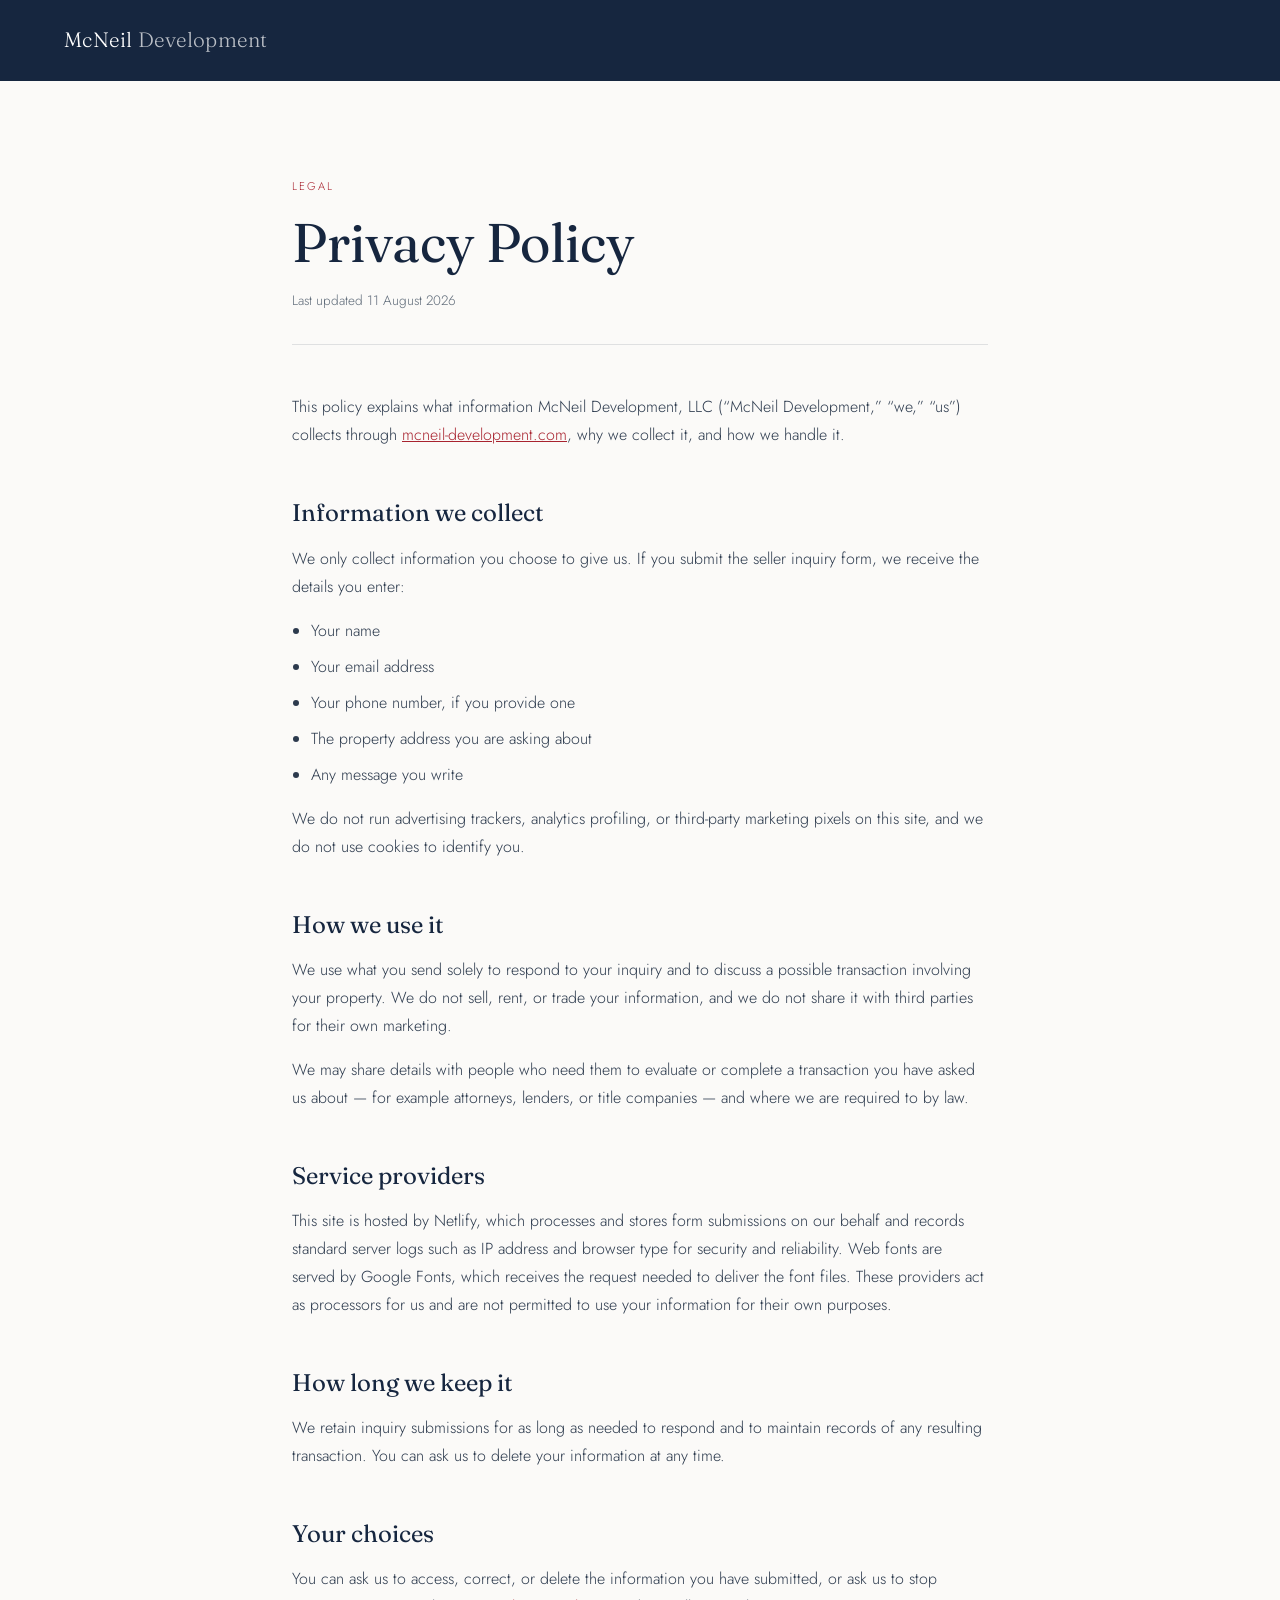
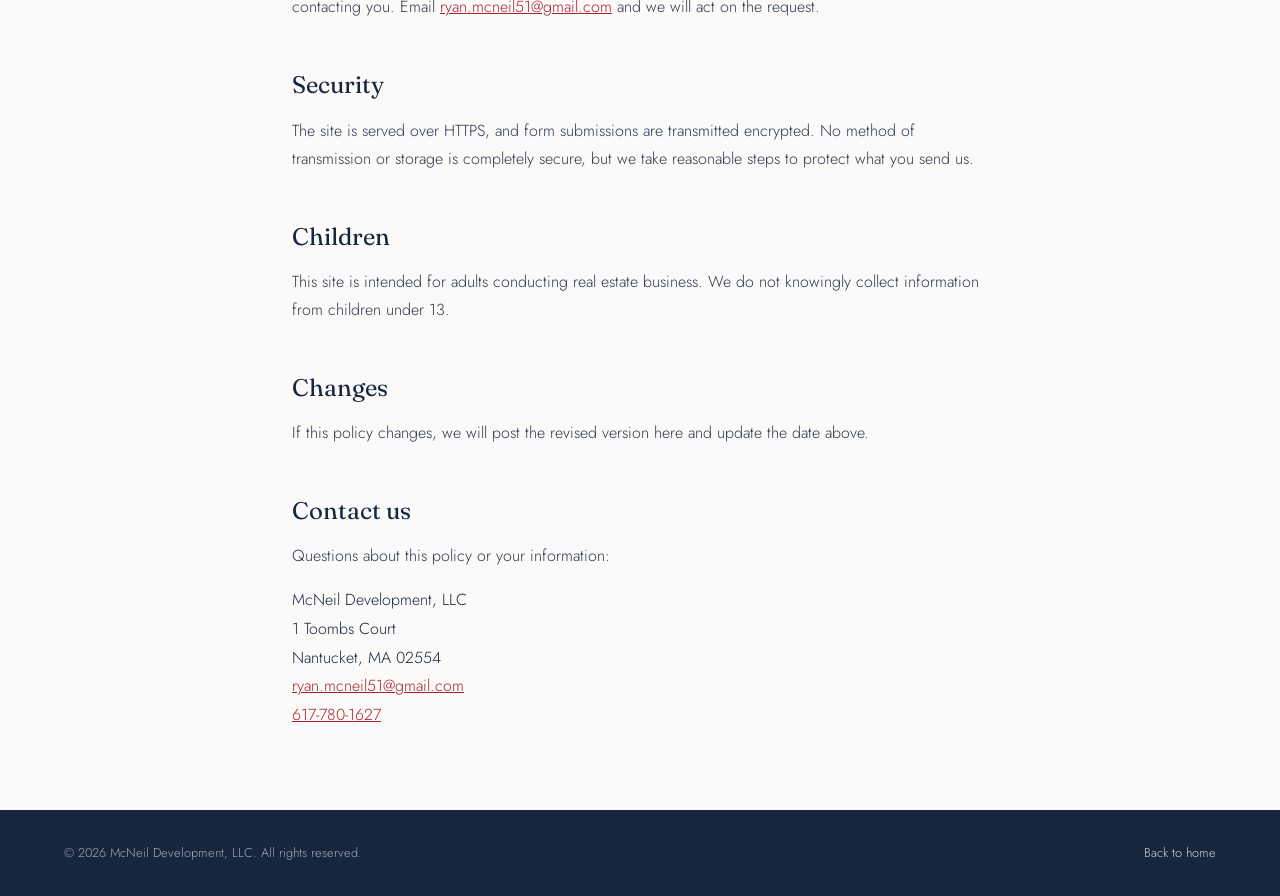
<file: privacy/index.html>
<!DOCTYPE html>
<html lang="en">
<head>
<meta charset="UTF-8">
<meta name="viewport" content="width=device-width, initial-scale=1.0">
<title>Privacy Policy — McNeil Development</title>
<meta name="description" content="How McNeil Development, LLC collects, uses, and protects the information you submit through mcneil-development.com.">
<meta name="robots" content="index, follow">
<meta name="theme-color" content="#16263f">
<link rel="canonical" href="https://mcneil-development.com/privacy">

<link rel="icon" href="/favicon.ico" sizes="32x32">
<link rel="icon" href="/favicon.svg" type="image/svg+xml">
<link rel="apple-touch-icon" href="/apple-touch-icon.png">

<meta property="og:type" content="article">
<meta property="og:site_name" content="McNeil Development">
<meta property="og:title" content="Privacy Policy — McNeil Development">
<meta property="og:description" content="How McNeil Development, LLC collects, uses, and protects the information you submit through mcneil-development.com.">
<meta property="og:url" content="https://mcneil-development.com/privacy">
<meta property="og:image" content="https://mcneil-development.com/og-image.jpg">

<link rel="preconnect" href="https://fonts.googleapis.com">
<link rel="preconnect" href="https://fonts.gstatic.com" crossorigin>
<link href="https://fonts.googleapis.com/css2?family=Fraunces:ital,opsz,wght@0,9..144,300;0,9..144,400;0,9..144,500&family=Jost:wght@300;400;500&display=swap" rel="stylesheet">
<style>
  :root {
    --navy: #16263f;
    --navy-deep: #0e1a2d;
    --red: #a8232f;
    --white: #ffffff;
    --paper: #fbfaf8;
    --stone: #5e6a78;
    --line: rgba(22, 38, 63, 0.12);
    --display: 'Fraunces', Georgia, serif;
    --body: 'Jost', sans-serif;
  }

  * { box-sizing: border-box; }

  body {
    margin: 0;
    background: var(--paper);
    color: var(--navy);
    font-family: var(--body);
    font-weight: 300;
    line-height: 1.75;
    -webkit-font-smoothing: antialiased;
  }

  a { color: var(--red); }

  .topbar {
    background: var(--navy);
    padding: 1.4rem clamp(1.5rem, 5vw, 4rem);
  }

  .logo {
    color: var(--white);
    text-decoration: none;
    font-family: var(--display);
    font-size: 1.3rem;
    letter-spacing: 0.02em;
  }

  .logo span { font-weight: 300; opacity: 0.7; }

  main {
    max-width: 760px;
    margin: 0 auto;
    padding: clamp(3rem, 8vw, 6rem) clamp(1.5rem, 5vw, 2rem) 5rem;
  }

  .eyebrow {
    font-size: 0.7rem;
    letter-spacing: 0.18em;
    text-transform: uppercase;
    color: var(--red);
    margin: 0 0 1rem;
  }

  h1 {
    font-family: var(--display);
    font-weight: 400;
    font-size: clamp(2.2rem, 6vw, 3.4rem);
    line-height: 1.1;
    margin: 0 0 1rem;
  }

  .updated {
    color: var(--stone);
    font-size: 0.85rem;
    margin: 0 0 3rem;
    padding-bottom: 2rem;
    border-bottom: 1px solid var(--line);
  }

  h2 {
    font-family: var(--display);
    font-weight: 400;
    font-size: 1.5rem;
    line-height: 1.3;
    margin: 3rem 0 0.8rem;
  }

  p, li { color: #2c3a4d; }

  ul { padding-left: 1.2rem; }

  li { margin-bottom: 0.5rem; }

  address {
    font-style: normal;
    margin-top: 0.6rem;
    line-height: 1.8;
  }

  footer {
    background: var(--navy);
    color: rgba(238, 241, 245, 0.65);
    padding: 2rem clamp(1.5rem, 5vw, 4rem);
    font-size: 0.8rem;
    display: flex;
    justify-content: space-between;
    gap: 1rem;
    flex-wrap: wrap;
  }

  footer a { color: rgba(238, 241, 245, 0.85); text-decoration: none; }
</style>
</head>
<body>

<div class="topbar">
  <a class="logo" href="/">McNeil<span> Development</span></a>
</div>

<main>
  <p class="eyebrow">Legal</p>
  <h1>Privacy Policy</h1>
  <p class="updated">Last updated 11 August 2026</p>

  <p>This policy explains what information McNeil Development, LLC (&ldquo;McNeil Development,&rdquo; &ldquo;we,&rdquo; &ldquo;us&rdquo;) collects through <a href="https://mcneil-development.com/">mcneil-development.com</a>, why we collect it, and how we handle it.</p>

  <h2>Information we collect</h2>
  <p>We only collect information you choose to give us. If you submit the seller inquiry form, we receive the details you enter:</p>
  <ul>
    <li>Your name</li>
    <li>Your email address</li>
    <li>Your phone number, if you provide one</li>
    <li>The property address you are asking about</li>
    <li>Any message you write</li>
  </ul>
  <p>We do not run advertising trackers, analytics profiling, or third-party marketing pixels on this site, and we do not use cookies to identify you.</p>

  <h2>How we use it</h2>
  <p>We use what you send solely to respond to your inquiry and to discuss a possible transaction involving your property. We do not sell, rent, or trade your information, and we do not share it with third parties for their own marketing.</p>
  <p>We may share details with people who need them to evaluate or complete a transaction you have asked us about &mdash; for example attorneys, lenders, or title companies &mdash; and where we are required to by law.</p>

  <h2>Service providers</h2>
  <p>This site is hosted by Netlify, which processes and stores form submissions on our behalf and records standard server logs such as IP address and browser type for security and reliability. Web fonts are served by Google Fonts, which receives the request needed to deliver the font files. These providers act as processors for us and are not permitted to use your information for their own purposes.</p>

  <h2>How long we keep it</h2>
  <p>We retain inquiry submissions for as long as needed to respond and to maintain records of any resulting transaction. You can ask us to delete your information at any time.</p>

  <h2>Your choices</h2>
  <p>You can ask us to access, correct, or delete the information you have submitted, or ask us to stop contacting you. Email <a href="mailto:ryan.mcneil51@gmail.com">ryan.mcneil51@gmail.com</a> and we will act on the request.</p>

  <h2>Security</h2>
  <p>The site is served over HTTPS, and form submissions are transmitted encrypted. No method of transmission or storage is completely secure, but we take reasonable steps to protect what you send us.</p>

  <h2>Children</h2>
  <p>This site is intended for adults conducting real estate business. We do not knowingly collect information from children under 13.</p>

  <h2>Changes</h2>
  <p>If this policy changes, we will post the revised version here and update the date above.</p>

  <h2>Contact us</h2>
  <p>Questions about this policy or your information:</p>
  <address>
    McNeil Development, LLC<br>
    1 Toombs Court<br>
    Nantucket, MA 02554<br>
    <a href="mailto:ryan.mcneil51@gmail.com">ryan.mcneil51@gmail.com</a><br>
    <a href="tel:+16177801627">617-780-1627</a>
  </address>
</main>

<footer>
  <span>&copy; 2026 McNeil Development, LLC. All rights reserved.</span>
  <span><a href="/">Back to home</a></span>
</footer>
</body>
</html>
</file>
